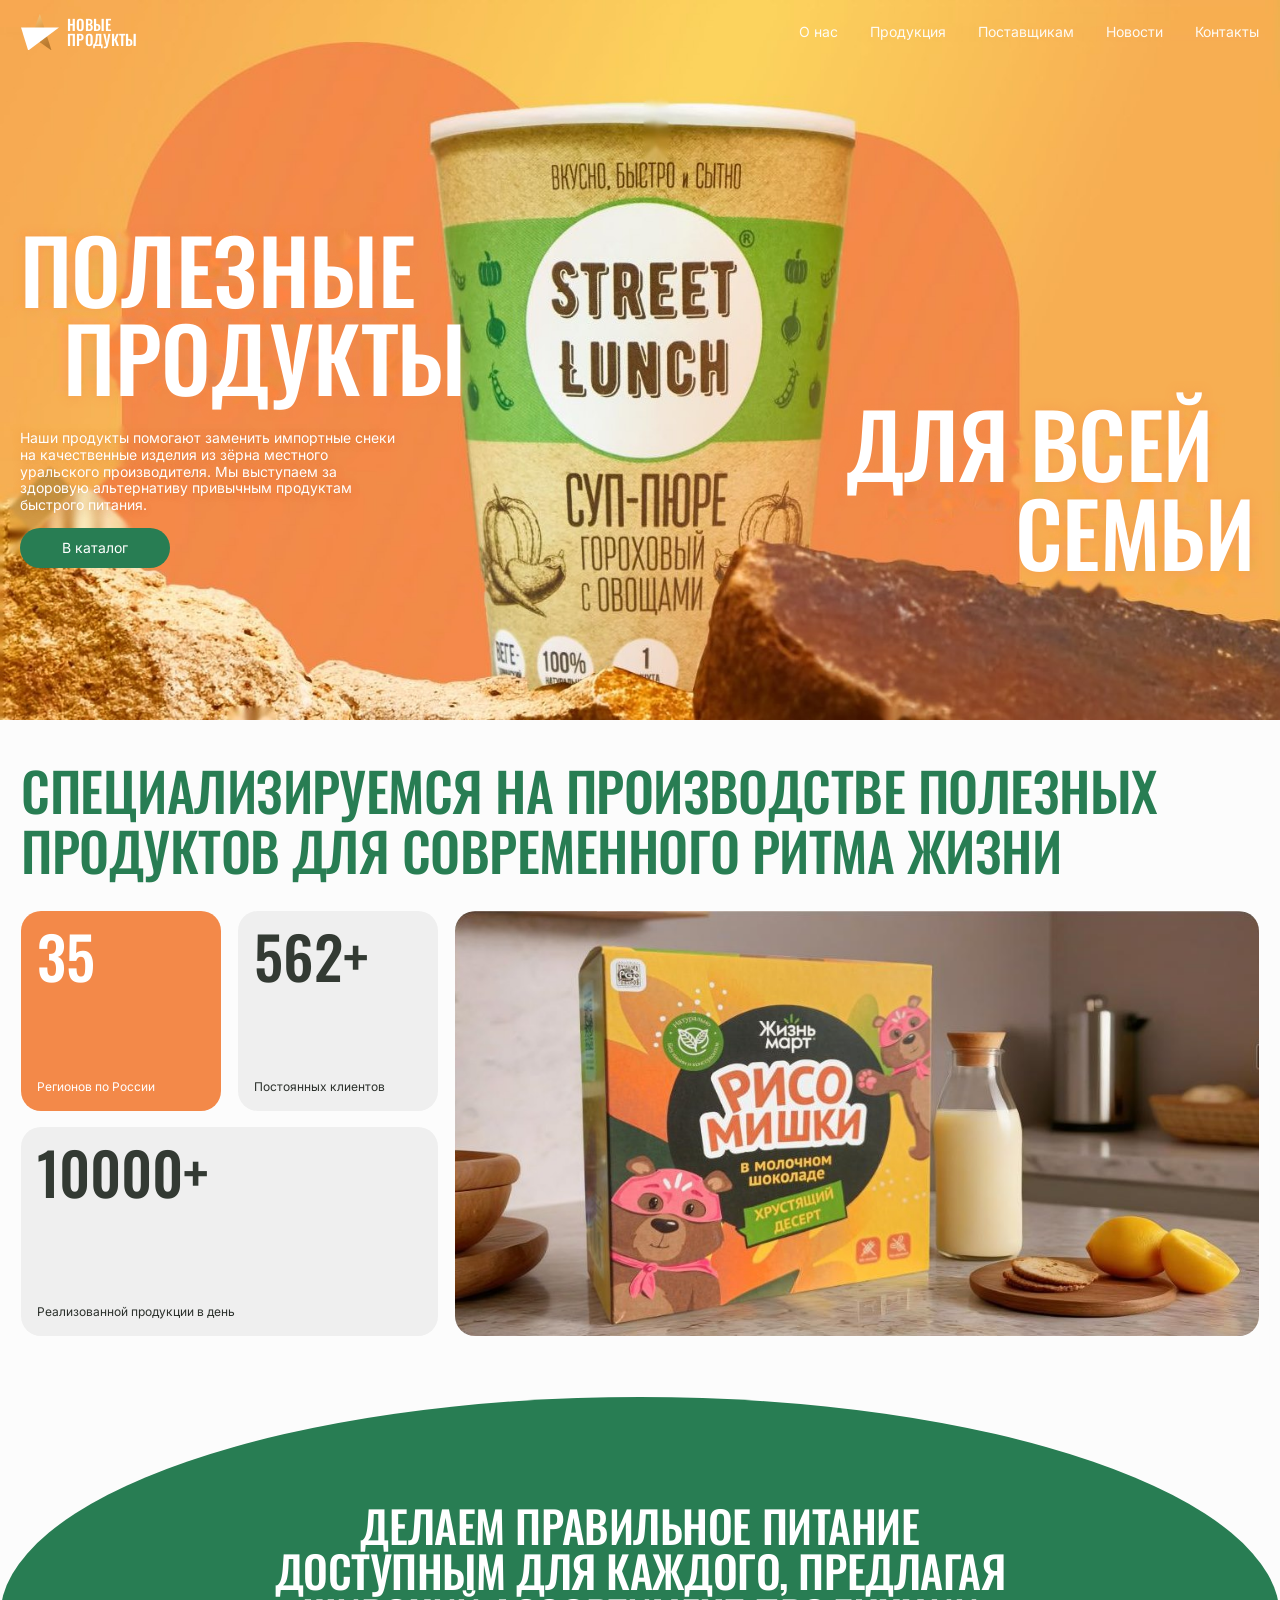
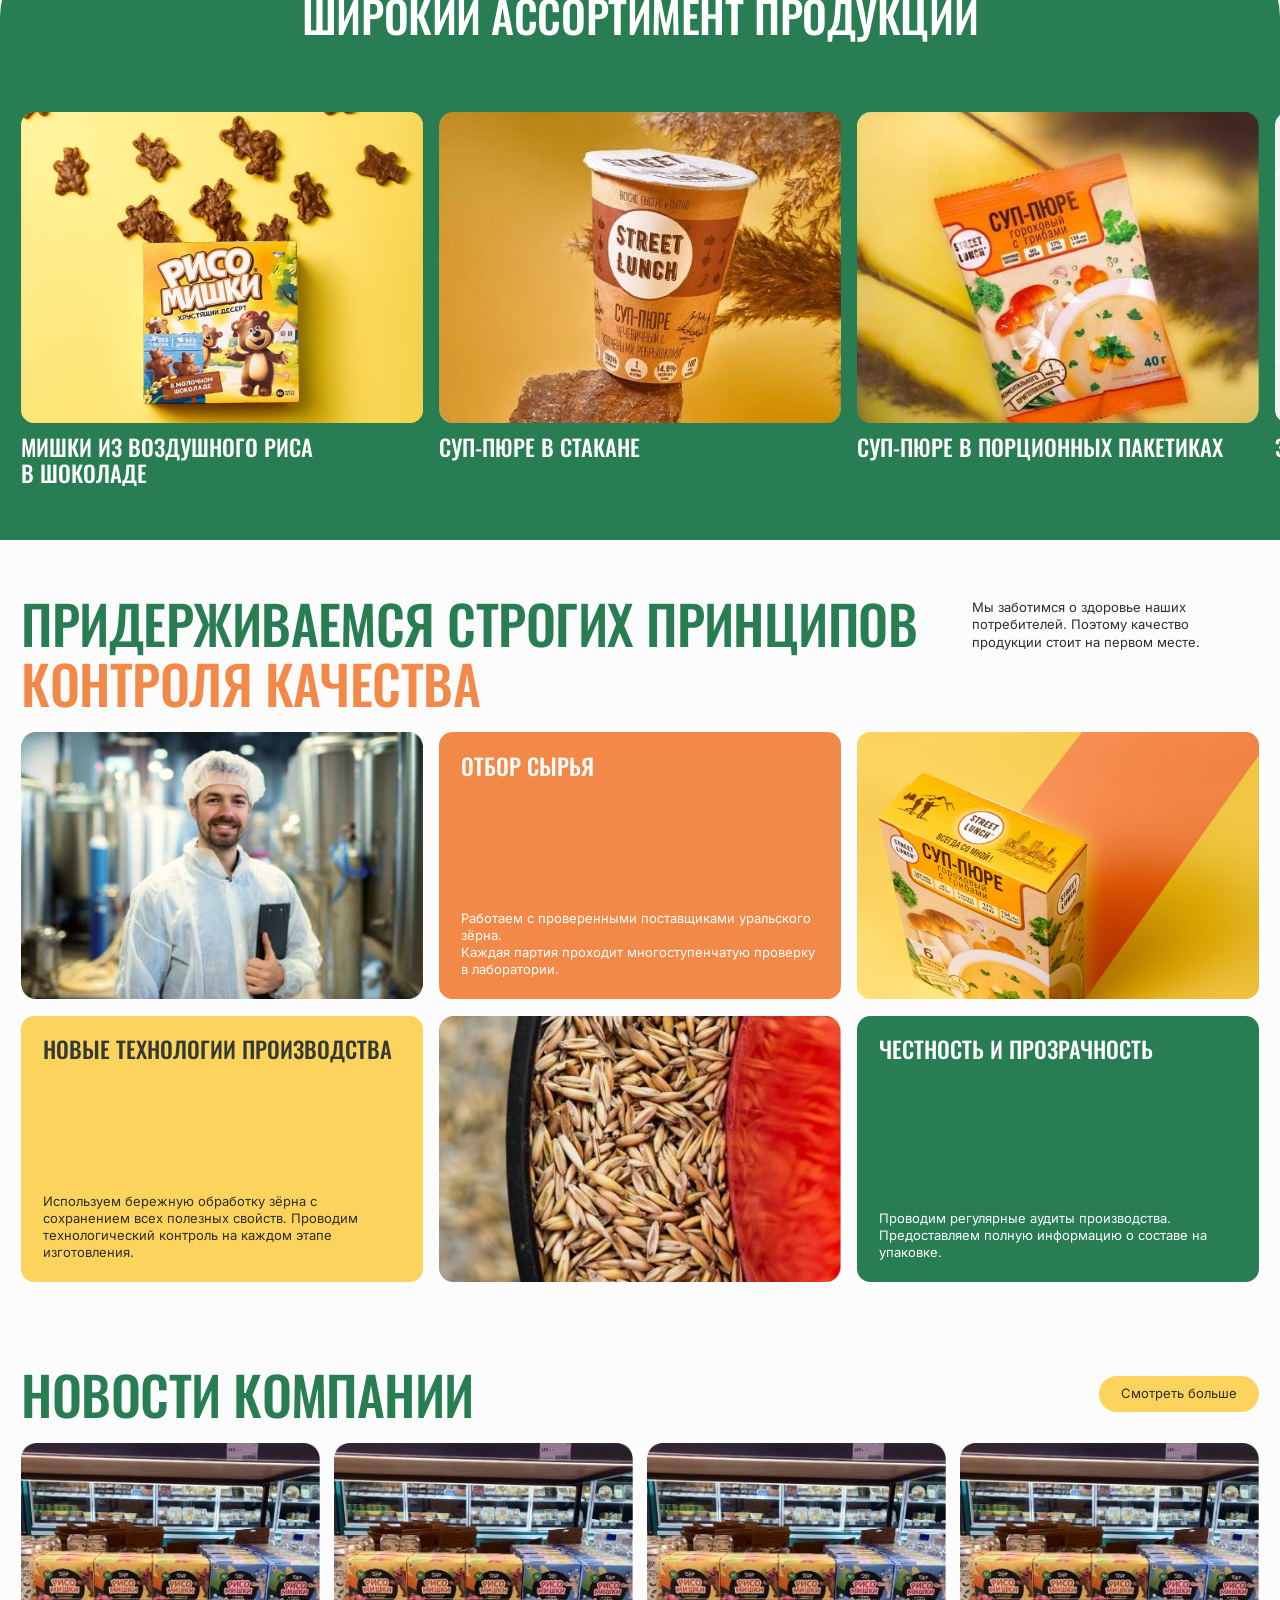
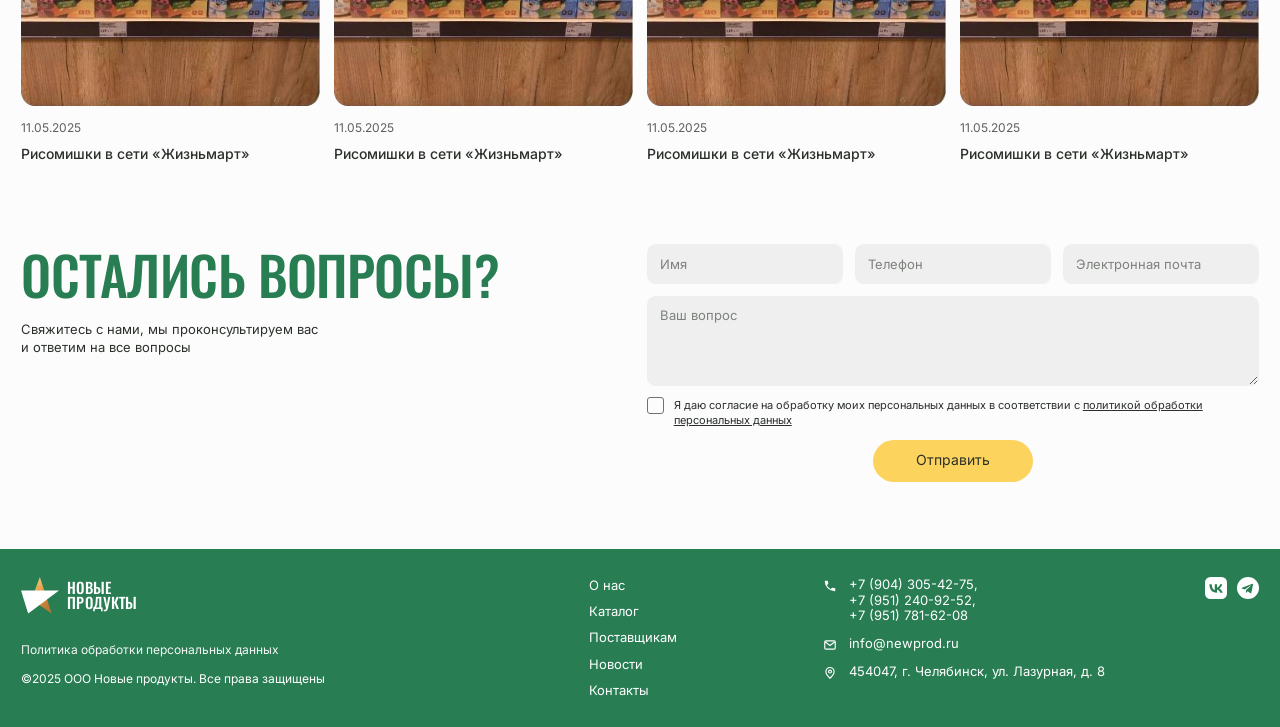
<file: index.html>
<!doctype html>
<html lang="ru">
<head>
  <meta charset="utf-8">
  <meta name="viewport" content="width=device-width, initial-scale=1">
  <title>Новые продукты</title>
  <meta name="description" content="ООО «Новые продукты» — производитель полезных продуктов из зерна уральских производителей: супы-пюре Street Lunch, Рисомишки, батончики Хрумстик.">
  <link rel="icon" href="assets/img/favicon.svg" type="image/svg+xml">
  <link rel="preconnect" href="https://fonts.googleapis.com">
  <link rel="preconnect" href="https://fonts.gstatic.com" crossorigin>
  <link href="https://fonts.googleapis.com/css2?family=Inter:wght@400;500;600&family=Oswald:wght@400;500;600&display=swap" rel="stylesheet">
  <link rel="stylesheet" href="assets/css/style.css">
</head>
<body data-page="home" data-header="over">
  <div id="site-header"></div>

  <main>
    <!-- Первый экран -->
    <section class="hero" aria-label="Полезные продукты для всей семьи">
      <div class="hero__inner">
        <h1 class="hero__title"><span>Полезные</span><span>продукты</span></h1>
        <div class="hero__lead">
          <p class="hero__text">Наши продукты помогают заменить импортные снеки <br>на качественные изделия из зёрна местного уральского <br>производителя. Мы выступаем за здоровую альтернативу <br>привычным продуктам <br>быстрого питания.</p>
          <a class="btn btn--green hero__btn" href="products.html">В каталог</a>
        </div>
        <div class="hero__pic" aria-hidden="true"></div>
        <p class="hero__title2" aria-hidden="true"><span>Для всей</span><span>семьи</span></p>
      </div>
    </section>

    <!-- Специализация и цифры -->
    <section class="intro container">
      <h2 class="h2 reveal">Специализируемся на производстве полезных <br class="br-desk">продуктов для современного ритма жизни</h2>
      <div class="stats reveal">
        <div class="stat stat--orange">
          <div class="stat__num">35</div>
          <div class="stat__label">Регионов по России</div>
        </div>
        <div class="stat">
          <div class="stat__num">562+</div>
          <div class="stat__label">Постоянных клиентов</div>
        </div>
        <div class="stat stat--wide">
          <div class="stat__num">10000+</div>
          <div class="stat__label">Реализованной продукции в день</div>
        </div>
        <div class="stats__photo">
          <img src="assets/img/stats-risomishki.jpg" alt="Рисомишки в молочном шоколаде на кухонном столе" loading="lazy">
        </div>
      </div>
    </section>

    <!-- Ассортимент -->
    <section class="assort" aria-labelledby="assort-title">
      <div class="assort__arch">
        <div class="container">
          <h2 class="h2 assort__title reveal" id="assort-title">Делаем правильное питание <br class="br-desk">доступным для каждого, предлагая <br class="br-desk">широкий ассортимент продукции</h2>
        </div>
        <div class="slider" data-slider>
          <div class="slider__track" data-track>
            <a class="pcard" href="products.html">
              <div class="pcard__img"><img src="assets/img/cat-risomishki.jpg" alt="Рисомишки — мишки из воздушного риса в шоколаде" loading="lazy" style="object-position: 50% 62%"></div>
              <h3 class="h3 pcard__title">Мишки из воздушного риса<br>в шоколаде</h3>
            </a>
            <a class="pcard" href="products.html">
              <div class="pcard__img"><img src="assets/img/cat-cup.jpg" alt="Суп-пюре Street Lunch в стакане" loading="lazy"></div>
              <h3 class="h3 pcard__title">Суп-пюре в стакане</h3>
            </a>
            <a class="pcard" href="catalog.html">
              <div class="pcard__img"><img src="assets/img/cat-packet.jpg" alt="Суп-пюре Street Lunch в порционном пакетике" loading="lazy"></div>
              <h3 class="h3 pcard__title">Суп-пюре в порционных пакетиках</h3>
            </a>
            <a class="pcard" href="products.html">
              <div class="pcard__img" style="background:#F3F3F3"><img src="assets/img/prod-hrumstik.jpg" alt="Злаковые батончики Хрумстик" loading="lazy" style="object-fit: contain"></div>
              <h3 class="h3 pcard__title">Злаковые батончики Хрумстик</h3>
            </a>
          </div>
        </div>
      </div>
    </section>

    <!-- Контроль качества -->
    <section class="quality container" aria-labelledby="quality-title">
      <div class="section-head reveal">
        <h2 class="h2 nowrap-desk" id="quality-title">Придерживаемся строгих <br class="br-mob">принципов<br><span class="c-orange">контроля качества</span></h2>
        <p class="section-head__note">Мы заботимся о здоровье наших потребителей. Поэтому качество продукции стоит на первом месте.</p>
      </div>
      <div class="qgrid reveal">
        <div class="qcard qcard--photo"><img src="assets/img/q-worker.jpg" alt="Технолог на производстве" loading="lazy"></div>
        <div class="qcard qcard--orange">
          <h3 class="h3 qcard__title">Отбор сырья</h3>
          <p class="qcard__text">Работаем с проверенными поставщиками уральского зёрна.<br>Каждая партия проходит многоступенчатую проверку в лаборатории.</p>
        </div>
        <div class="qcard qcard--photo"><img src="assets/img/q-box.jpg" alt="Суп-пюре Street Lunch в упаковке" loading="lazy" style="object-position: 40% 55%"></div>
        <div class="qcard qcard--yellow">
          <h3 class="h3 qcard__title">Новые технологии производства</h3>
          <p class="qcard__text">Используем бережную обработку зёрна с сохранением всех полезных свойств. Проводим технологический контроль на каждом этапе изготовления.</p>
        </div>
        <div class="qcard qcard--photo"><img src="assets/img/q-grain.jpg" alt="Отборное зерно" loading="lazy"></div>
        <div class="qcard qcard--green">
          <h3 class="h3 qcard__title">Честность и прозрачность</h3>
          <p class="qcard__text">Проводим регулярные аудиты производства.<br>Предоставляем полную информацию о составе на упаковке.</p>
        </div>
      </div>
    </section>

    <!-- Новости -->
    <section class="news-section container" aria-labelledby="news-title">
      <div class="section-head section-head--center reveal">
        <h2 class="h2" id="news-title">Новости компании</h2>
        <a class="btn btn--yellow btn--sm" href="news.html">Смотреть больше</a>
      </div>
      <div class="news-grid reveal">
        <a class="ncard" href="news-item.html">
          <div class="ncard__img"><img src="assets/img/news-1.jpg" alt="Рисомишки на полке магазина «Жизнь март»" loading="lazy"></div>
          <div class="ncard__date">11.05.2025</div>
          <div class="ncard__title">Рисомишки в сети «Жизньмарт»</div>
        </a>
        <a class="ncard" href="news-item.html">
          <div class="ncard__img"><img src="assets/img/news-1.jpg" alt="Рисомишки на полке магазина «Жизнь март»" loading="lazy"></div>
          <div class="ncard__date">11.05.2025</div>
          <div class="ncard__title">Рисомишки в сети «Жизньмарт»</div>
        </a>
        <a class="ncard" href="news-item.html">
          <div class="ncard__img"><img src="assets/img/news-1.jpg" alt="Рисомишки на полке магазина «Жизнь март»" loading="lazy"></div>
          <div class="ncard__date">11.05.2025</div>
          <div class="ncard__title">Рисомишки в сети «Жизньмарт»</div>
        </a>
        <a class="ncard" href="news-item.html">
          <div class="ncard__img"><img src="assets/img/news-1.jpg" alt="Рисомишки на полке магазина «Жизнь март»" loading="lazy"></div>
          <div class="ncard__date">11.05.2025</div>
          <div class="ncard__title">Рисомишки в сети «Жизньмарт»</div>
        </a>
      </div>
    </section>

    <!-- Обратная связь -->
    <section class="feedback container" aria-labelledby="fb-title">
      <div class="feedback__grid reveal">
        <div>
          <h2 class="h2" id="fb-title">Остались вопросы?</h2>
          <p class="feedback__lead">Свяжитесь с нами, мы проконсультируем вас<br>и ответим на все вопросы</p>
        </div>
        <form class="form" data-feedback novalidate>
          <input class="field" type="text" name="name" placeholder="Имя" autocomplete="name" required aria-label="Имя">
          <input class="field" type="tel" name="phone" placeholder="Телефон" autocomplete="tel" required aria-label="Телефон">
          <input class="field" type="email" name="email" placeholder="Электронная почта" autocomplete="email" aria-label="Электронная почта">
          <textarea class="field" name="question" placeholder="Ваш вопрос" aria-label="Ваш вопрос"></textarea>
          <label class="consent">
            <input type="checkbox" name="consent" required>
            <span class="consent__box"></span>
            <span>Я даю согласие на обработку моих персональных данных в соответствии с <a href="#" data-policy>политикой обработки персональных данных</a></span>
          </label>
          <button class="btn btn--yellow form__submit" type="submit">Отправить</button>
          <p class="form__msg" role="status"></p>
        </form>
      </div>
    </section>
  </main>

  <div id="site-footer"></div>
  <script src="assets/js/main.js"></script>
</body>
</html>
</file>
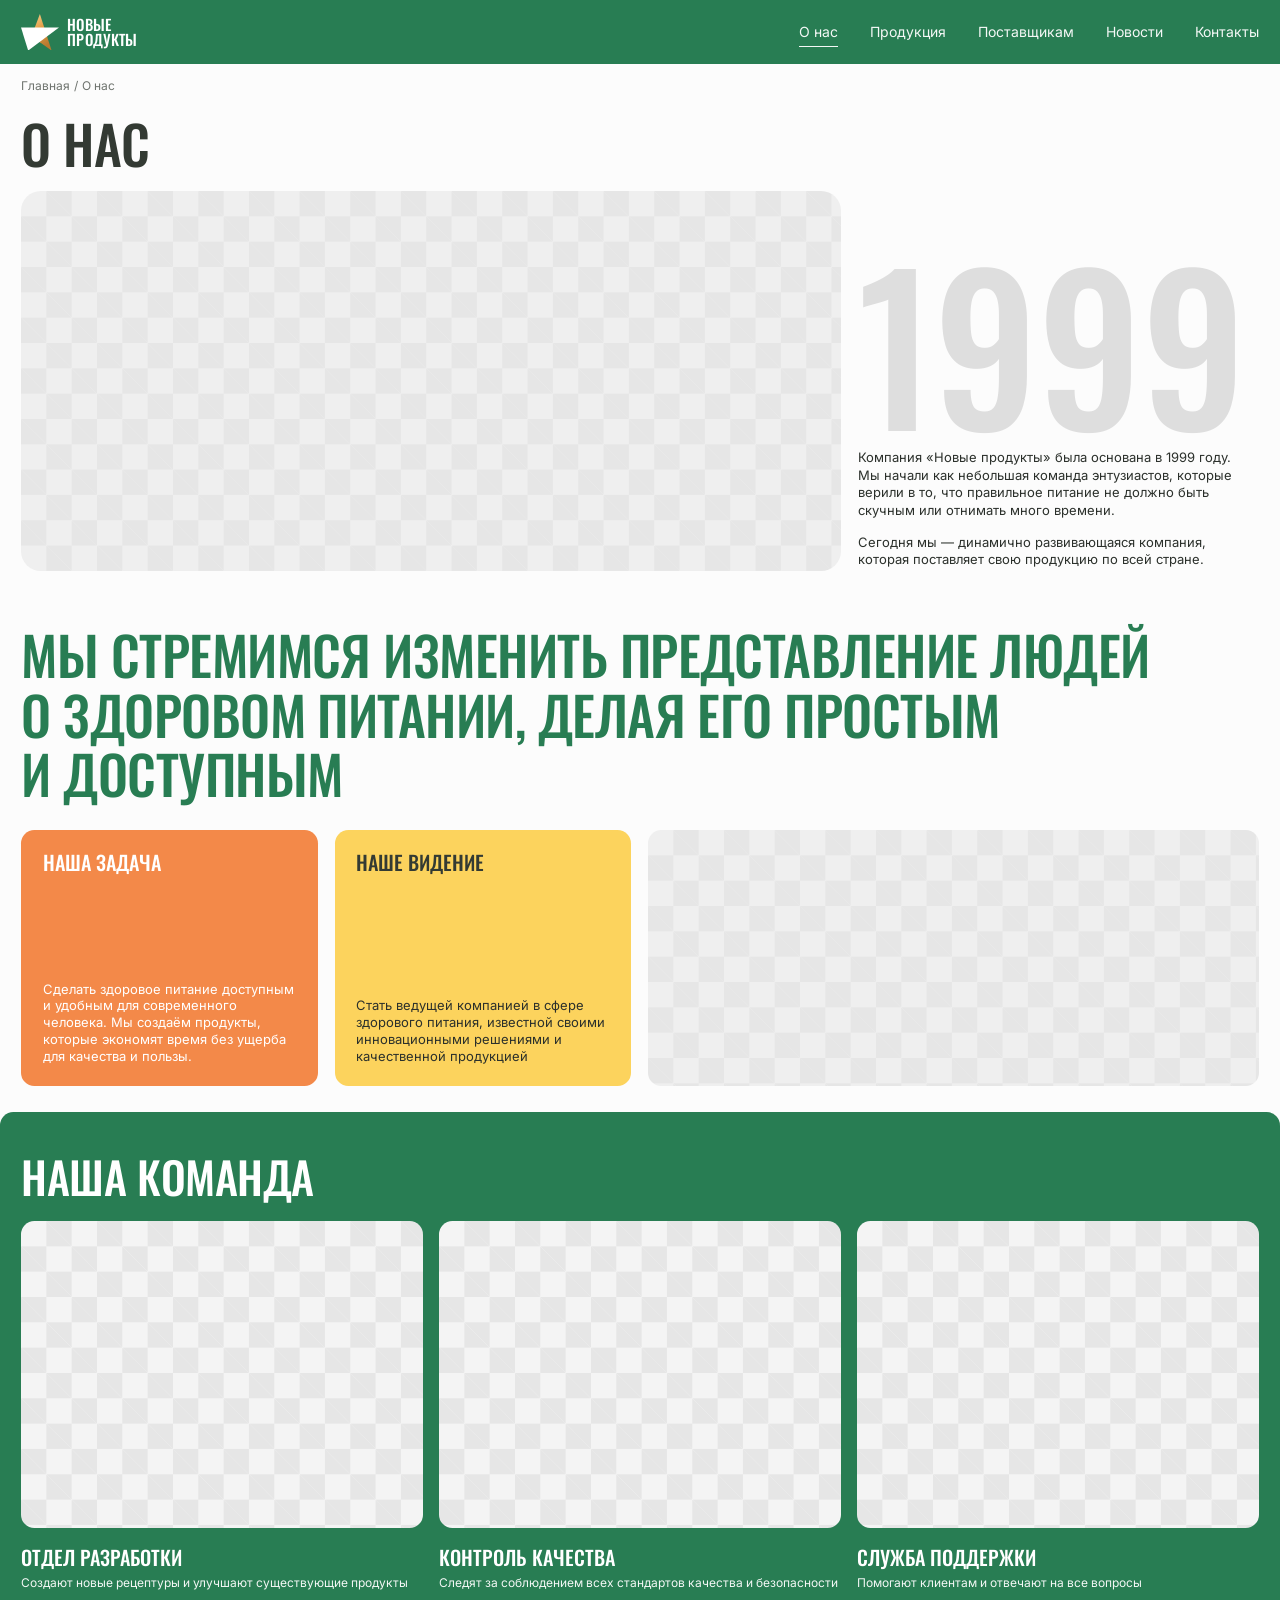
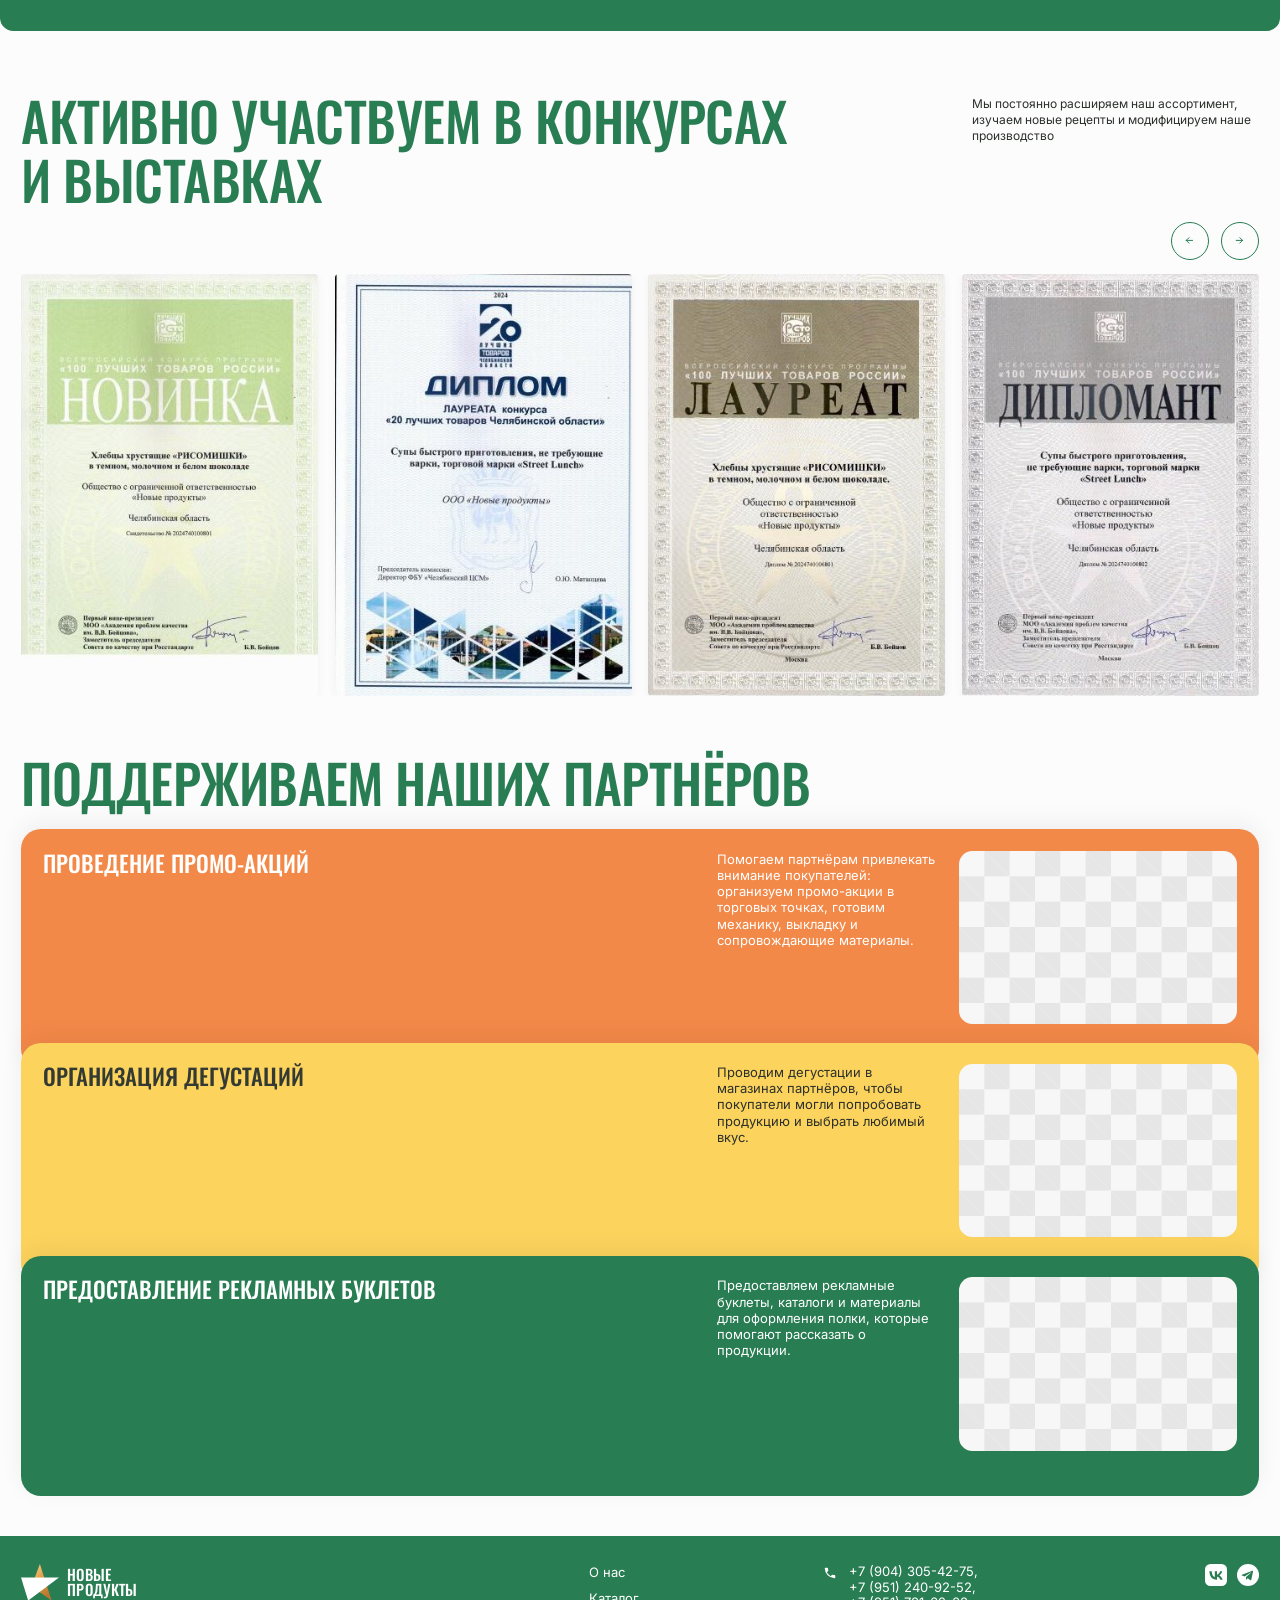
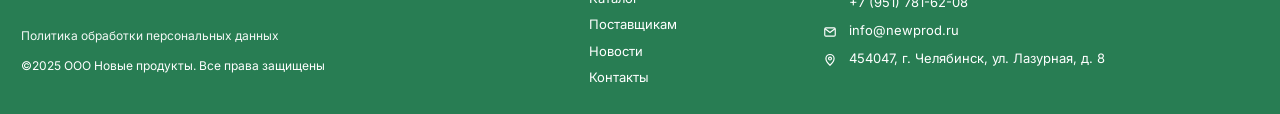
<file: about.html>
<!doctype html>
<html lang="ru">
<head>
  <meta charset="utf-8">
  <meta name="viewport" content="width=device-width, initial-scale=1">
  <title>О нас — Новые продукты</title>
  <meta name="description" content="Компания «Новые продукты» основана в 1999 году. Делаем здоровое питание простым и доступным.">
  <link rel="icon" href="assets/img/favicon.svg" type="image/svg+xml">
  <link rel="preconnect" href="https://fonts.googleapis.com">
  <link rel="preconnect" href="https://fonts.gstatic.com" crossorigin>
  <link href="https://fonts.googleapis.com/css2?family=Inter:wght@400;500;600&family=Oswald:wght@400;500;600&display=swap" rel="stylesheet">
  <link rel="stylesheet" href="assets/css/style.css">
</head>
<body data-page="about">
  <div id="site-header"></div>

  <main>
    <div class="container page-top">
      <nav class="breadcrumbs" aria-label="Хлебные крошки"><a href="index.html">Главная</a><span>/</span><span>О нас</span></nav>
      <h1 class="h1 page-title">О нас</h1>

      <section class="about-hero">
        <div class="placeholder" role="img" aria-label="Место для фотографии"></div>
        <div>
          <div class="about-year reveal">1999</div>
          <div class="about-hero__text">
            <p>Компания «Новые продукты» была основана в 1999 году.<br>Мы начали как небольшая команда энтузиастов, которые верили в то, что правильное питание не должно быть скучным или отнимать много времени.</p>
            <p>Сегодня мы — динамично развивающаяся компания, которая поставляет свою продукцию по всей стране.</p>
          </div>
        </div>
      </section>
    </div>

    <section class="mission container">
      <h2 class="h2 reveal">Мы стремимся изменить представление людей<br>о здоровом питании, делая его простым<br>и доступным</h2>
      <div class="mission__grid reveal">
        <div class="qcard qcard--orange">
          <h3 class="h3 qcard__title">Наша задача</h3>
          <p class="qcard__text">Сделать здоровое питание доступным и удобным для современного человека. Мы создаём продукты, которые экономят время без ущерба для качества и пользы.</p>
        </div>
        <div class="qcard qcard--yellow">
          <h3 class="h3 qcard__title">Наше видение</h3>
          <p class="qcard__text">Стать ведущей компанией в сфере здорового питания, известной своими инновационными решениями и качественной продукцией</p>
        </div>
        <div class="placeholder" role="img" aria-label="Место для фотографии"></div>
      </div>
    </section>

    <section class="team" aria-labelledby="team-title">
      <div class="container">
        <div class="team__box reveal">
          <h2 class="h2 c-white" id="team-title" style="font-size: max(30px, calc(66 * var(--k)))">Наша команда</h2>
          <div class="team__grid">
            <div>
              <div class="placeholder" role="img" aria-label="Место для фотографии"></div>
              <h3 class="h3 team__name">Отдел разработки</h3>
              <p class="team__desc">Создают новые рецептуры и улучшают существующие продукты</p>
            </div>
            <div>
              <div class="placeholder" role="img" aria-label="Место для фотографии"></div>
              <h3 class="h3 team__name">Контроль качества</h3>
              <p class="team__desc">Следят за соблюдением всех стандартов качества и безопасности</p>
            </div>
            <div>
              <div class="placeholder" role="img" aria-label="Место для фотографии"></div>
              <h3 class="h3 team__name">Служба поддержки</h3>
              <p class="team__desc">Помогают клиентам и отвечают на все вопросы</p>
            </div>
          </div>
        </div>
      </div>
    </section>

    <section class="awards container" aria-labelledby="awards-title" data-slider>
      <div class="section-head reveal">
        <h2 class="h2" id="awards-title">Активно участвуем в конкурсах<br>и выставках</h2>
        <p class="section-head__note">Мы постоянно расширяем наш ассортимент, изучаем новые рецепты и модифицируем наше производство</p>
      </div>
      <div class="awards__nav">
        <button class="arrow-btn" type="button" data-prev aria-label="Назад"><span data-icon="arrowL"></span></button>
        <button class="arrow-btn arrow-btn--fill" type="button" data-next aria-label="Вперёд"><span data-icon="arrowR"></span></button>
      </div>
      <div class="certs" data-track>
        <figure class="cert" style="margin:0"><img src="assets/img/cert-1.jpg" alt="Диплом «Новинка» конкурса «100 лучших товаров России» — хлебцы хрустящие «Рисомишки»" loading="lazy"></figure>
        <figure class="cert" style="margin:0"><img src="assets/img/cert-2.jpg" alt="Диплом лауреата конкурса «20 лучших товаров Челябинской области» — супы Street Lunch" loading="lazy"></figure>
        <figure class="cert" style="margin:0"><img src="assets/img/cert-3.jpg" alt="Диплом «Лауреат» конкурса «100 лучших товаров России» — хлебцы «Рисомишки»" loading="lazy"></figure>
        <figure class="cert" style="margin:0"><img src="assets/img/cert-4.jpg" alt="Диплом «Дипломант» конкурса «100 лучших товаров России» — супы Street Lunch" loading="lazy"></figure>
      </div>
    </section>

    <section class="partners container" aria-labelledby="partners-title">
      <h2 class="h2 reveal" id="partners-title">Поддерживаем наших партнёров</h2>
      <div class="stack">
        <article class="stack__card stack__card--orange">
          <h3 class="h3 qcard__title">Проведение промо-акций</h3>
          <p class="stack__text">Помогаем партнёрам привлекать внимание покупателей: организуем промо-акции в торговых точках, готовим механику, выкладку и сопровождающие материалы.</p>
          <div class="placeholder" role="img" aria-label="Место для фотографии"></div>
        </article>
        <article class="stack__card stack__card--yellow">
          <h3 class="h3 qcard__title">Организация дегустаций</h3>
          <p class="stack__text">Проводим дегустации в магазинах партнёров, чтобы покупатели могли попробовать продукцию и выбрать любимый вкус.</p>
          <div class="placeholder" role="img" aria-label="Место для фотографии"></div>
        </article>
        <article class="stack__card stack__card--green">
          <h3 class="h3 qcard__title">Предоставление рекламных буклетов</h3>
          <p class="stack__text">Предоставляем рекламные буклеты, каталоги и материалы для оформления полки, которые помогают рассказать о продукции.</p>
          <div class="placeholder" role="img" aria-label="Место для фотографии"></div>
        </article>
      </div>
    </section>
  </main>

  <div id="site-footer"></div>
  <script src="assets/js/main.js"></script>
</body>
</html>
</file>
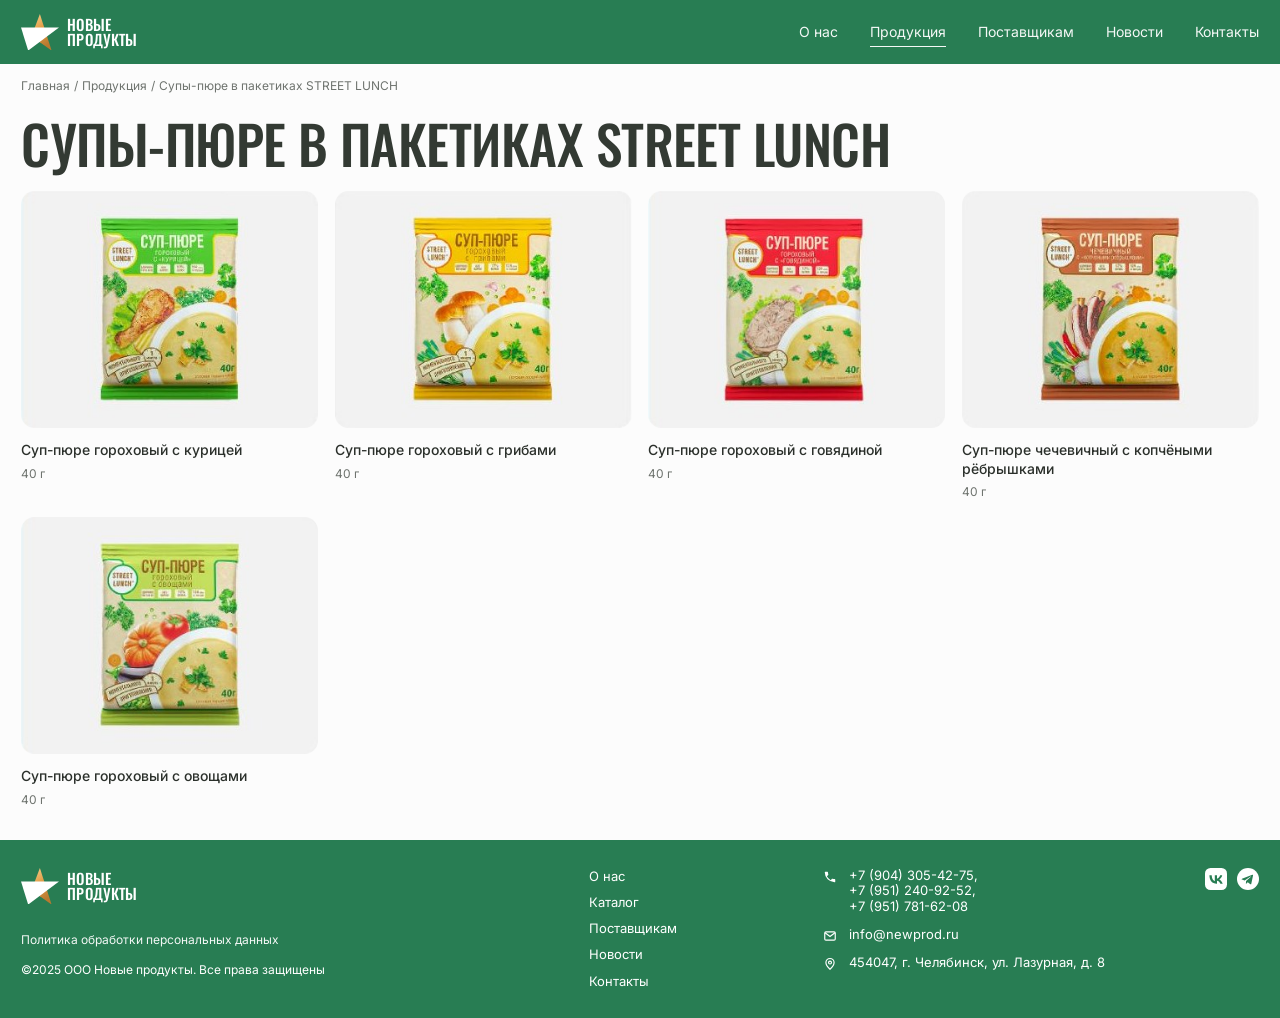
<file: catalog.html>
<!doctype html>
<html lang="ru">
<head>
  <meta charset="utf-8">
  <meta name="viewport" content="width=device-width, initial-scale=1">
  <title>Супы-пюре в пакетиках Street Lunch — Новые продукты</title>
  <meta name="description" content="Супы-пюре Street Lunch в порционных пакетиках по 40 г: с курицей, грибами, говядиной, копчёными рёбрышками и овощами.">
  <link rel="icon" href="assets/img/favicon.svg" type="image/svg+xml">
  <link rel="preconnect" href="https://fonts.googleapis.com">
  <link rel="preconnect" href="https://fonts.gstatic.com" crossorigin>
  <link href="https://fonts.googleapis.com/css2?family=Inter:wght@400;500;600&family=Oswald:wght@400;500;600&display=swap" rel="stylesheet">
  <link rel="stylesheet" href="assets/css/style.css">
</head>
<body data-page="products">
  <div id="site-header"></div>

  <main class="container page-top">
    <nav class="breadcrumbs" aria-label="Хлебные крошки"><a href="index.html">Главная</a><span>/</span><a href="products.html">Продукция</a><span>/</span><span>Супы-пюре в пакетиках STREET LUNCH</span></nav>
    <h1 class="h1 page-title">Супы-пюре в пакетиках Street Lunch</h1>

    <div class="goods-grid">
      <a class="good reveal" href="product.html#chicken">
        <div class="good__img"><img src="assets/img/soup-chicken.jpg" alt="Суп-пюре гороховый с курицей" loading="lazy"></div>
        <h2 class="good__name">Суп-пюре гороховый с курицей</h2>
        <p class="good__weight">40 г</p>
      </a>
      <a class="good reveal" href="product.html#mushroom">
        <div class="good__img"><img src="assets/img/soup-mushroom.jpg" alt="Суп-пюре гороховый с грибами" loading="lazy"></div>
        <h2 class="good__name">Суп-пюре гороховый с грибами</h2>
        <p class="good__weight">40 г</p>
      </a>
      <a class="good reveal" href="product.html#beef">
        <div class="good__img"><img src="assets/img/soup-beef.jpg" alt="Суп-пюре гороховый с говядиной" loading="lazy"></div>
        <h2 class="good__name">Суп-пюре гороховый с говядиной</h2>
        <p class="good__weight">40 г</p>
      </a>
      <a class="good reveal" href="product.html#ribs">
        <div class="good__img"><img src="assets/img/soup-ribs.jpg" alt="Суп-пюре чечевичный с копчёными рёбрышками" loading="lazy"></div>
        <h2 class="good__name">Суп-пюре чечевичный с копчёными рёбрышками</h2>
        <p class="good__weight">40 г</p>
      </a>
      <a class="good reveal" href="product.html#veggie">
        <div class="good__img"><img src="assets/img/soup-veggie.jpg" alt="Суп-пюре гороховый с овощами" loading="lazy"></div>
        <h2 class="good__name">Суп-пюре гороховый с овощами</h2>
        <p class="good__weight">40 г</p>
      </a>
    </div>
  </main>

  <div id="site-footer"></div>
  <script src="assets/js/main.js"></script>
</body>
</html>
</file>
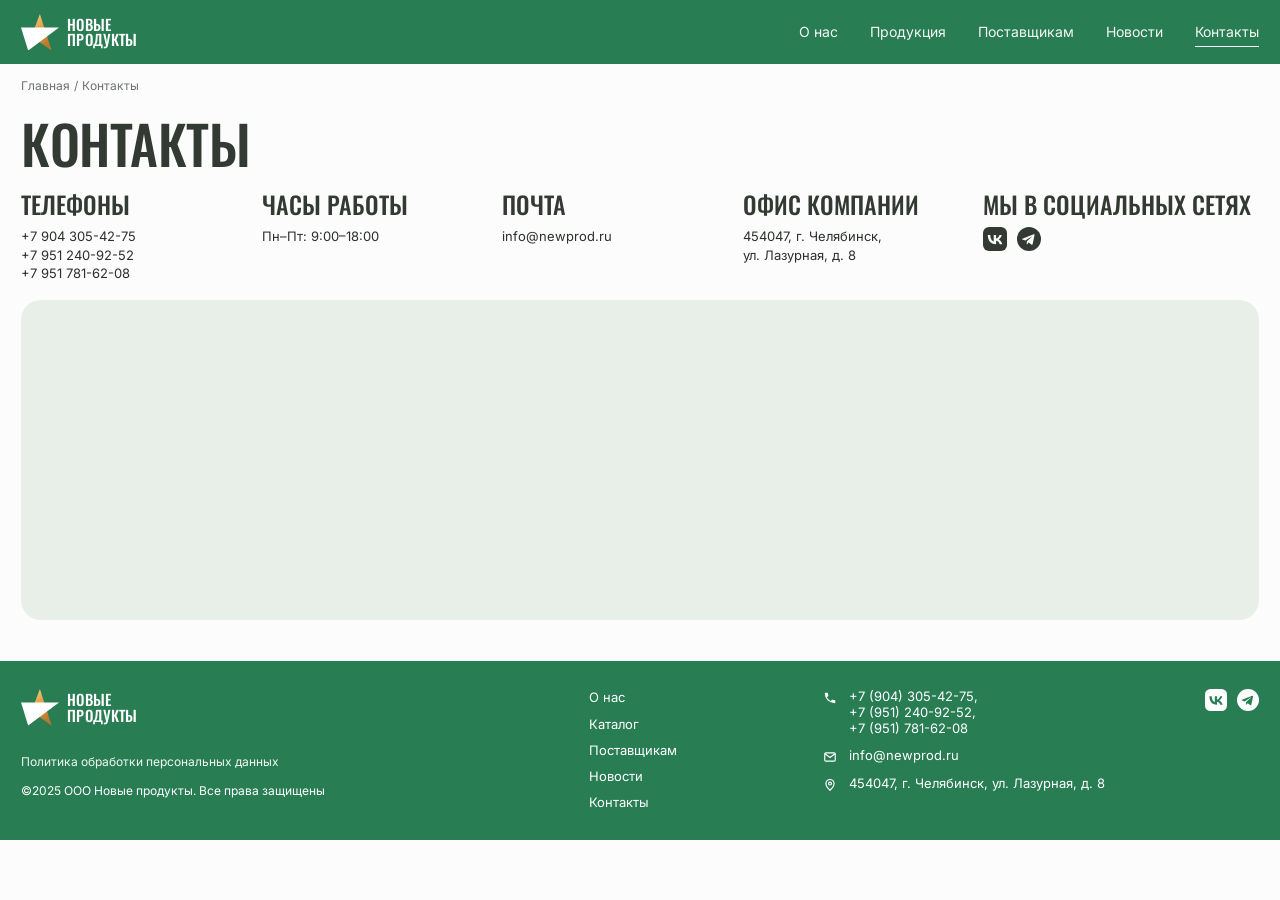
<file: contacts.html>
<!doctype html>
<html lang="ru">
<head>
  <meta charset="utf-8">
  <meta name="viewport" content="width=device-width, initial-scale=1">
  <title>Контакты — Новые продукты</title>
  <meta name="description" content="Контакты ООО «Новые продукты»: телефоны, почта, часы работы и адрес офиса в Челябинске.">
  <link rel="icon" href="assets/img/favicon.svg" type="image/svg+xml">
  <link rel="preconnect" href="https://fonts.googleapis.com">
  <link rel="preconnect" href="https://fonts.gstatic.com" crossorigin>
  <link href="https://fonts.googleapis.com/css2?family=Inter:wght@400;500;600&family=Oswald:wght@400;500;600&display=swap" rel="stylesheet">
  <link rel="stylesheet" href="assets/css/style.css">
</head>
<body data-page="contacts">
  <div id="site-header"></div>

  <main class="container page-top">
    <nav class="breadcrumbs" aria-label="Хлебные крошки"><a href="index.html">Главная</a><span>/</span><span>Контакты</span></nav>
    <h1 class="h1 page-title">Контакты</h1>

    <div class="contacts-row">
      <div>
        <h2 class="h4">Телефоны</h2>
        <p><a href="tel:+79043054275">+7 904 305-42-75</a><br><a href="tel:+79512409252">+7 951 240-92-52</a><br><a href="tel:+79517816208">+7 951 781-62-08</a></p>
      </div>
      <div>
        <h2 class="h4">Часы работы</h2>
        <p>Пн–Пт: 9:00–18:00</p>
      </div>
      <div>
        <h2 class="h4">Почта</h2>
        <p><a href="mailto:info@newprod.ru">info@newprod.ru</a></p>
      </div>
      <div>
        <h2 class="h4">Офис компании</h2>
        <p>454047, г. Челябинск,<br>ул. Лазурная, д. 8</p>
      </div>
      <div>
        <h2 class="h4">Мы в социальных сетях</h2>
        <div data-socials="socials--dark"></div>
      </div>
    </div>

    <div class="map">
      <iframe title="Офис ООО «Новые продукты» на карте" referrerpolicy="no-referrer-when-downgrade"
        src="https://yandex.ru/map-widget/v1/?text=%D0%A7%D0%B5%D0%BB%D1%8F%D0%B1%D0%B8%D0%BD%D1%81%D0%BA%2C%20%D1%83%D0%BB.%20%D0%9B%D0%B0%D0%B7%D1%83%D1%80%D0%BD%D0%B0%D1%8F%2C%208&amp;z=15"></iframe>
    </div>
  </main>

  <div id="site-footer"></div>
  <script src="assets/js/main.js"></script>
</body>
</html>
</file>
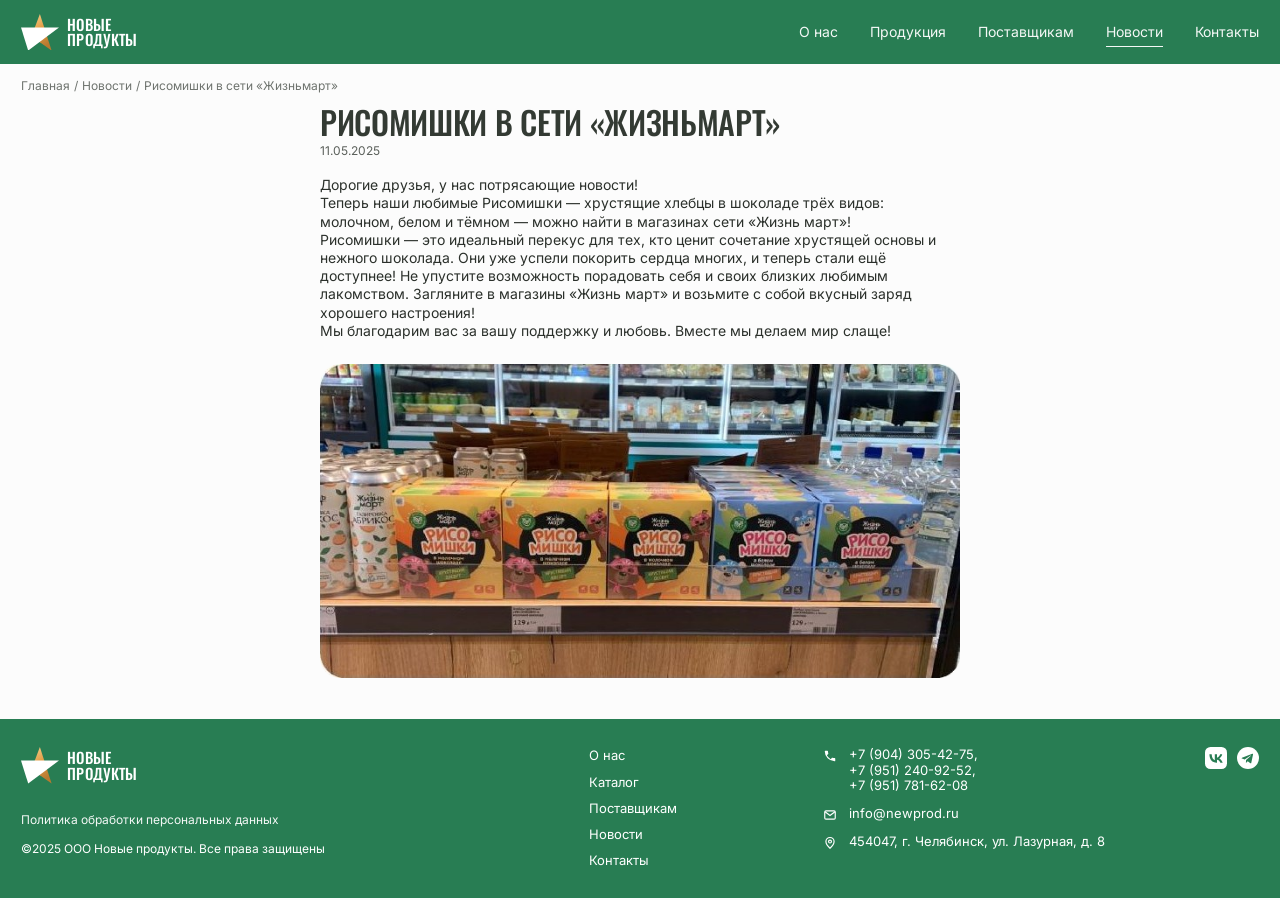
<file: news-item.html>
<!doctype html>
<html lang="ru">
<head>
  <meta charset="utf-8">
  <meta name="viewport" content="width=device-width, initial-scale=1">
  <title>Рисомишки в сети «Жизньмарт» — Новые продукты</title>
  <meta name="description" content="Рисомишки — хрустящие хлебцы в шоколаде — теперь в магазинах сети «Жизнь март».">
  <link rel="icon" href="assets/img/favicon.svg" type="image/svg+xml">
  <link rel="preconnect" href="https://fonts.googleapis.com">
  <link rel="preconnect" href="https://fonts.gstatic.com" crossorigin>
  <link href="https://fonts.googleapis.com/css2?family=Inter:wght@400;500;600&family=Oswald:wght@400;500;600&display=swap" rel="stylesheet">
  <link rel="stylesheet" href="assets/css/style.css">
</head>
<body data-page="news">
  <div id="site-header"></div>

  <main class="container page-top">
    <nav class="breadcrumbs" aria-label="Хлебные крошки"><a href="index.html">Главная</a><span>/</span><a href="news.html">Новости</a><span>/</span><span>Рисомишки в сети «Жизньмарт»</span></nav>

    <article class="article">
      <h1 class="h1">Рисомишки в сети «Жизньмарт»</h1>
      <time class="article__date" datetime="2025-05-11">11.05.2025</time>
      <div class="article__body">
        <p>Дорогие друзья, у нас потрясающие новости!</p>
        <p>Теперь наши любимые Рисомишки — хрустящие хлебцы в шоколаде трёх видов: молочном, белом и тёмном — можно найти в магазинах сети «Жизнь март»!</p>
        <p>Рисомишки — это идеальный перекус для тех, кто ценит сочетание хрустящей основы и нежного шоколада. Они уже успели покорить сердца многих, и теперь стали ещё доступнее! Не упустите возможность порадовать себя и своих близких любимым лакомством. Загляните в магазины «Жизнь март» и возьмите с собой вкусный заряд хорошего настроения!</p>
        <p>Мы благодарим вас за вашу поддержку и любовь. Вместе мы делаем мир слаще!</p>
      </div>
      <div class="article__img"><img src="assets/img/news-photo.jpg" alt="Рисомишки на полке магазина «Жизнь март»"></div>
    </article>
  </main>

  <div id="site-footer"></div>
  <script src="assets/js/main.js"></script>
</body>
</html>
</file>
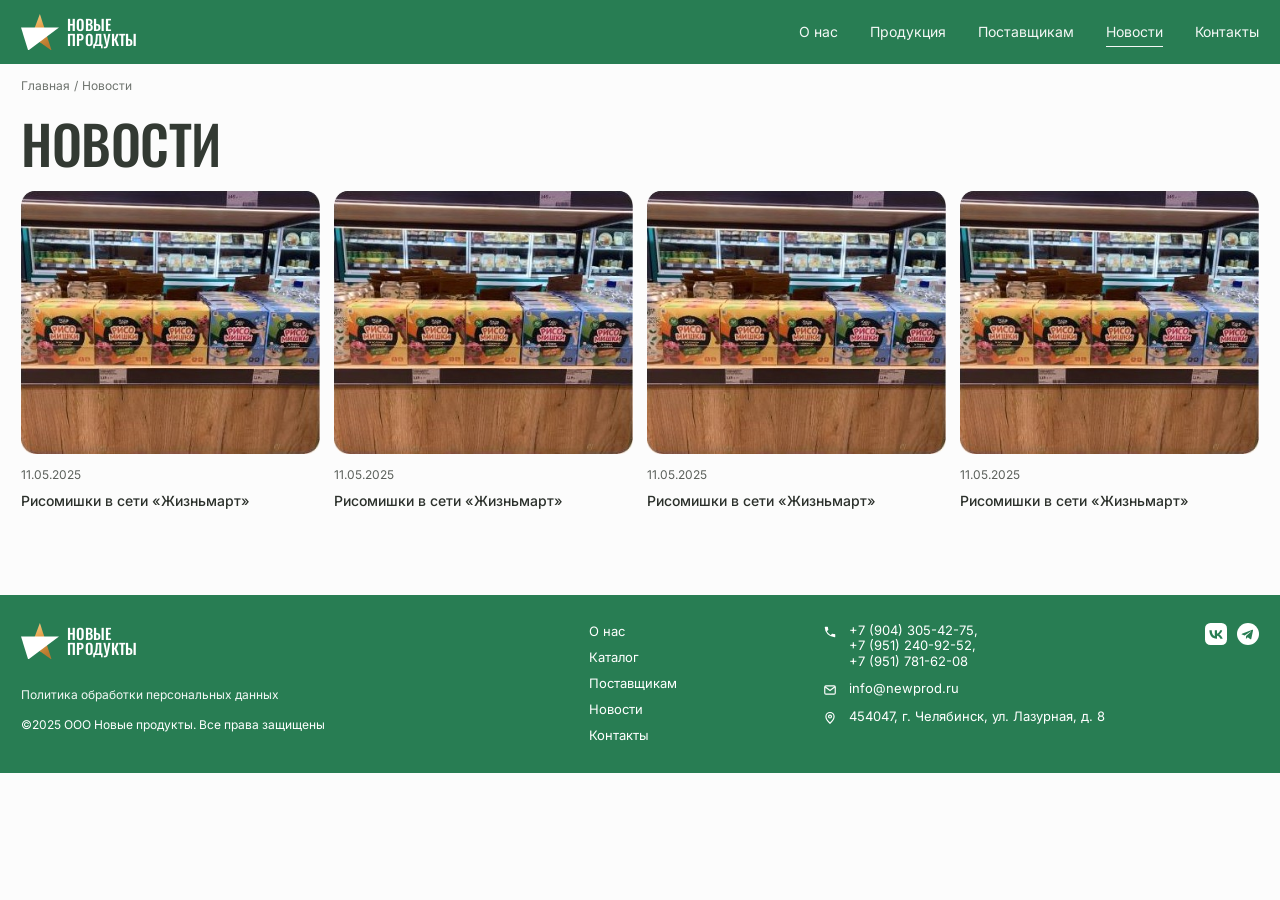
<file: news.html>
<!doctype html>
<html lang="ru">
<head>
  <meta charset="utf-8">
  <meta name="viewport" content="width=device-width, initial-scale=1">
  <title>Новости — Новые продукты</title>
  <meta name="description" content="Новости компании «Новые продукты».">
  <link rel="icon" href="assets/img/favicon.svg" type="image/svg+xml">
  <link rel="preconnect" href="https://fonts.googleapis.com">
  <link rel="preconnect" href="https://fonts.gstatic.com" crossorigin>
  <link href="https://fonts.googleapis.com/css2?family=Inter:wght@400;500;600&family=Oswald:wght@400;500;600&display=swap" rel="stylesheet">
  <link rel="stylesheet" href="assets/css/style.css">
</head>
<body data-page="news">
  <div id="site-header"></div>

  <main class="container page-top news-page">
    <nav class="breadcrumbs" aria-label="Хлебные крошки"><a href="index.html">Главная</a><span>/</span><span>Новости</span></nav>
    <h1 class="h1 page-title">Новости</h1>

    <div class="news-grid">
      <a class="ncard reveal" href="news-item.html">
        <div class="ncard__img"><img src="assets/img/news-1.jpg" alt="Рисомишки на полке магазина «Жизнь март»" loading="lazy"></div>
        <div class="ncard__date">11.05.2025</div>
        <div class="ncard__title">Рисомишки в сети «Жизньмарт»</div>
      </a>
      <a class="ncard reveal" href="news-item.html">
        <div class="ncard__img"><img src="assets/img/news-1.jpg" alt="Рисомишки на полке магазина «Жизнь март»" loading="lazy"></div>
        <div class="ncard__date">11.05.2025</div>
        <div class="ncard__title">Рисомишки в сети «Жизньмарт»</div>
      </a>
      <a class="ncard reveal" href="news-item.html">
        <div class="ncard__img"><img src="assets/img/news-1.jpg" alt="Рисомишки на полке магазина «Жизнь март»" loading="lazy"></div>
        <div class="ncard__date">11.05.2025</div>
        <div class="ncard__title">Рисомишки в сети «Жизньмарт»</div>
      </a>
      <a class="ncard reveal" href="news-item.html">
        <div class="ncard__img"><img src="assets/img/news-1.jpg" alt="Рисомишки на полке магазина «Жизнь март»" loading="lazy"></div>
        <div class="ncard__date">11.05.2025</div>
        <div class="ncard__title">Рисомишки в сети «Жизньмарт»</div>
      </a>
    </div>
  </main>

  <div id="site-footer"></div>
  <script src="assets/js/main.js"></script>
</body>
</html>
</file>
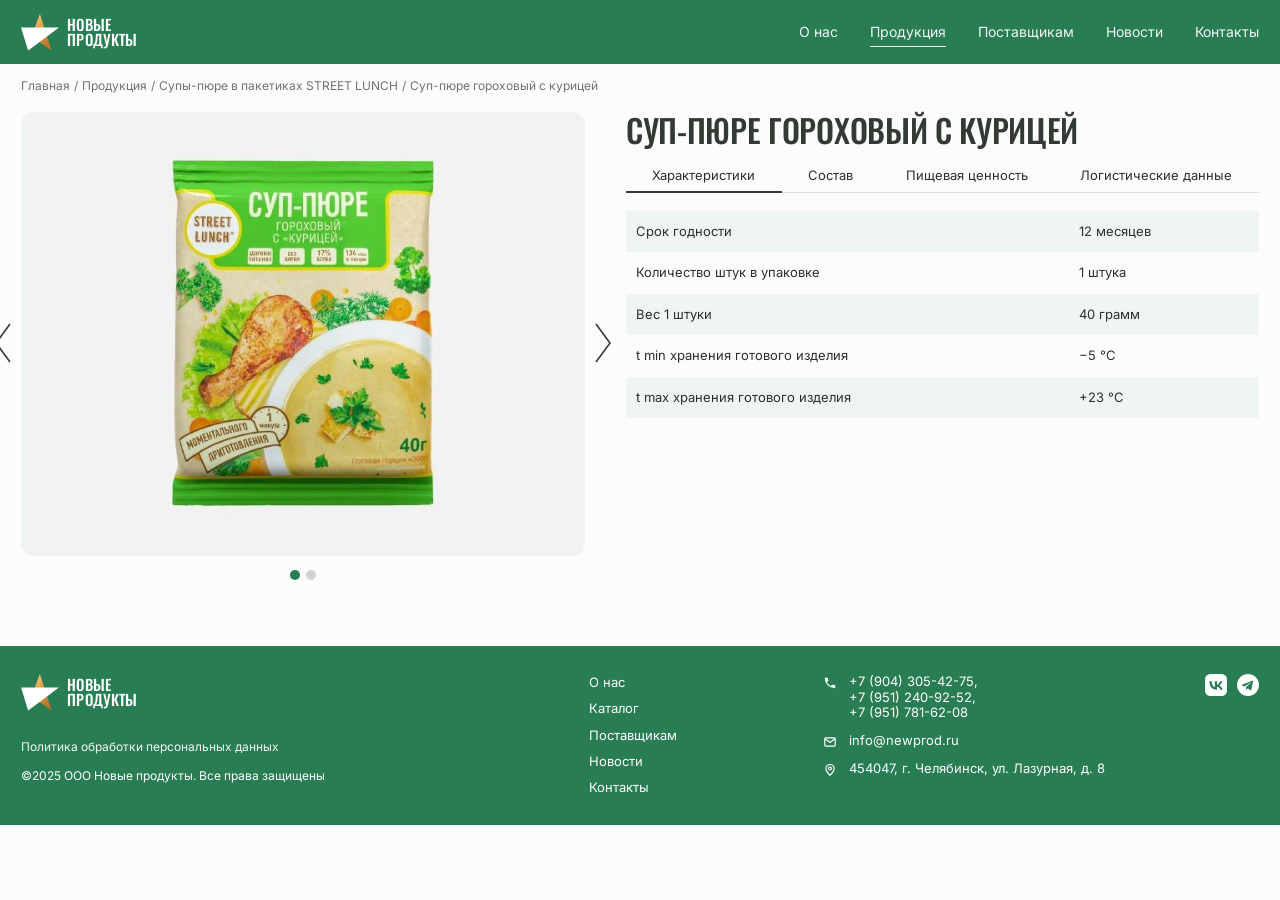
<file: product.html>
<!doctype html>
<html lang="ru">
<head>
  <meta charset="utf-8">
  <meta name="viewport" content="width=device-width, initial-scale=1">
  <title>Суп-пюре гороховый с курицей — Новые продукты</title>
  <meta name="description" content="Суп-пюре Street Lunch в порционном пакетике 40 г: характеристики, состав, пищевая ценность и логистические данные.">
  <link rel="icon" href="assets/img/favicon.svg" type="image/svg+xml">
  <link rel="preconnect" href="https://fonts.googleapis.com">
  <link rel="preconnect" href="https://fonts.gstatic.com" crossorigin>
  <link href="https://fonts.googleapis.com/css2?family=Inter:wght@400;500;600&family=Oswald:wght@400;500;600&display=swap" rel="stylesheet">
  <link rel="stylesheet" href="assets/css/style.css">
</head>
<body data-page="products">
  <div id="site-header"></div>

  <main class="container page-top" data-product>
    <nav class="breadcrumbs" aria-label="Хлебные крошки"><a href="index.html">Главная</a><span>/</span><a href="products.html">Продукция</a><span>/</span><a href="catalog.html">Супы-пюре в пакетиках STREET LUNCH</a><span>/</span><span data-product-name>Суп-пюре гороховый с курицей</span></nav>

    <div class="product">
      <div class="gallery" data-gallery>
        <div class="gallery__view">
          <img class="is-active is-cover" src="assets/img/product-chicken.jpg" alt="Суп-пюре гороховый с курицей" data-product-img>
          <img src="assets/img/soup-chicken.jpg" alt="Суп-пюре гороховый с курицей — упаковка" data-product-img>
        </div>
        <button class="gallery__arrow gallery__arrow--prev" type="button" aria-label="Предыдущее фото"><span data-icon="chevL"></span></button>
        <button class="gallery__arrow gallery__arrow--next" type="button" aria-label="Следующее фото"><span data-icon="chevR"></span></button>
        <div class="gallery__dots"><button class="is-active" type="button" aria-label="Фото 1"></button><button type="button" aria-label="Фото 2"></button></div>
      </div>

      <div data-tabs>
        <h1 class="h1 product__title" data-product-name>Суп-пюре гороховый с курицей</h1>
        <div class="tabs" role="tablist" aria-label="Информация о товаре">
          <button class="is-active" role="tab" aria-selected="true" type="button">Характеристики</button>
          <button role="tab" aria-selected="false" type="button">Состав</button>
          <button role="tab" aria-selected="false" type="button">Пищевая ценность</button>
          <button role="tab" aria-selected="false" type="button">Логистические данные</button>
        </div>

        <div class="tab-panel is-active" role="tabpanel">
          <table class="spec">
            <tr><td>Срок годности</td><td>12 месяцев</td></tr>
            <tr><td>Количество штук в упаковке</td><td>1 штука</td></tr>
            <tr><td>Вес 1 штуки</td><td>40 грамм</td></tr>
            <tr><td>t min хранения готового изделия</td><td>−5 °C</td></tr>
            <tr><td>t max хранения готового изделия</td><td>+23 °C</td></tr>
          </table>
        </div>

        <div class="tab-panel" role="tabpanel">
          <p class="composition" data-only="chicken">Горох, нут, чечевица, масло подсолнечное рафинированное дезодорированное, комплексная пищевая добавка (соль, мальтодекстрин, декстроза, ароматизатор, сухая молочная сыворотка, усилитель вкуса и аромата (глутамат натрия), агент антислеживающий (диоксид кремния), красители (экстракт паприки, карамельный колер), антиокислитель (Е320).</p>
          <p class="composition" data-only="other" hidden>Полный состав указан на упаковке продукта.</p>
        </div>

        <div class="tab-panel" role="tabpanel">
          <table class="spec spec--head" data-only="chicken">
            <tr><td>Пищевая ценность продукта</td><td>На 100 грамм</td></tr>
            <tr><td>Белки</td><td>12,3 грамм</td></tr>
            <tr><td>Жиры</td><td>2,3 грамм</td></tr>
            <tr><td>Углеводы</td><td>37,4 грамм</td></tr>
            <tr><td>Энергетическая ценность</td><td>395 ккал</td></tr>
          </table>
          <p class="composition" data-only="other" hidden>Пищевая ценность указана на упаковке продукта.</p>
        </div>

        <div class="tab-panel" role="tabpanel">
          <table class="spec">
            <tr><td>Вложение в транспортную коробку</td><td>12 месяцев</td></tr>
            <tr><td>Количество транспортных коробок на палете</td><td>1 штука</td></tr>
            <tr><td>Масса палеты</td><td>40 грамм</td></tr>
          </table>
        </div>
      </div>
    </div>
  </main>

  <div id="site-footer"></div>
  <script src="assets/js/main.js"></script>
</body>
</html>
</file>
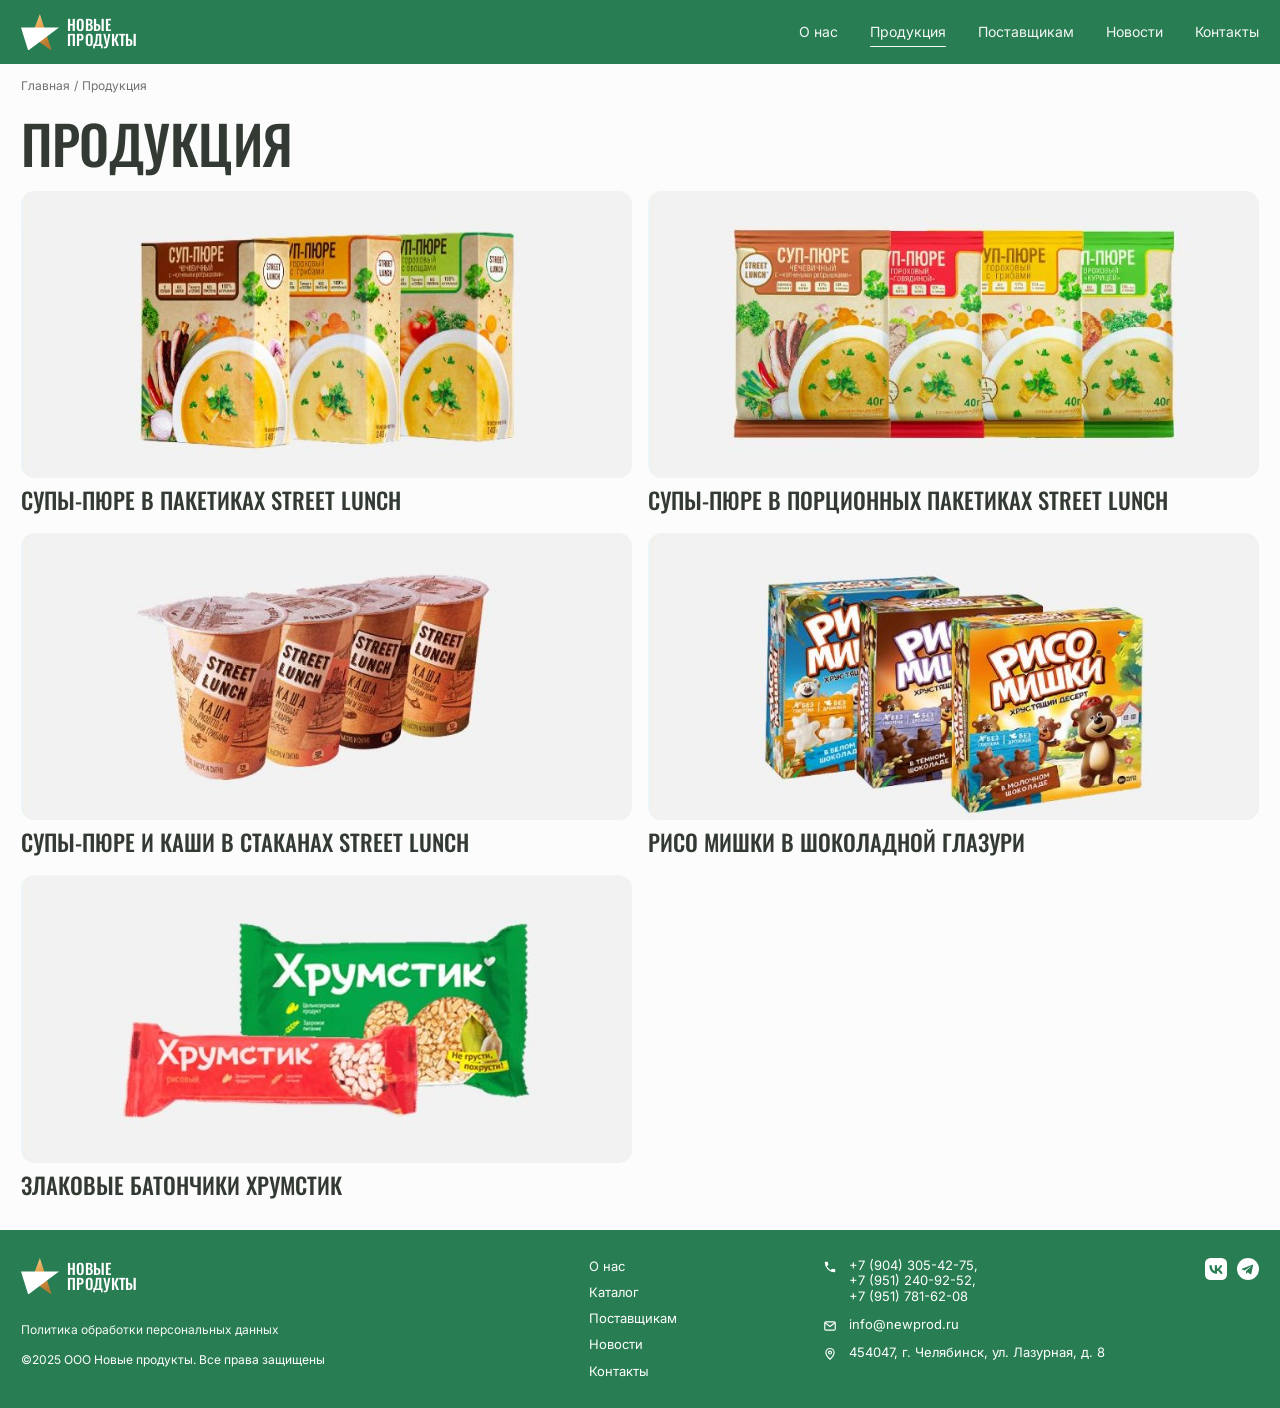
<file: products.html>
<!doctype html>
<html lang="ru">
<head>
  <meta charset="utf-8">
  <meta name="viewport" content="width=device-width, initial-scale=1">
  <title>Продукция — Новые продукты</title>
  <meta name="description" content="Продукция компании «Новые продукты»: супы-пюре Street Lunch, Рисомишки в шоколадной глазури, злаковые батончики Хрумстик.">
  <link rel="icon" href="assets/img/favicon.svg" type="image/svg+xml">
  <link rel="preconnect" href="https://fonts.googleapis.com">
  <link rel="preconnect" href="https://fonts.gstatic.com" crossorigin>
  <link href="https://fonts.googleapis.com/css2?family=Inter:wght@400;500;600&family=Oswald:wght@400;500;600&display=swap" rel="stylesheet">
  <link rel="stylesheet" href="assets/css/style.css">
</head>
<body data-page="products">
  <div id="site-header"></div>

  <main class="container page-top">
    <nav class="breadcrumbs" aria-label="Хлебные крошки"><a href="index.html">Главная</a><span>/</span><span>Продукция</span></nav>
    <h1 class="h1 page-title">Продукция</h1>

    <div class="cat-grid">
      <a class="cat-card reveal" href="catalog.html">
        <div class="cat-card__img"><img src="assets/img/prod-boxes.jpg" alt="Супы-пюре Street Lunch в пакетиках" loading="lazy"></div>
        <h2 class="h3 cat-card__title">Супы-пюре в пакетиках Street Lunch</h2>
      </a>
      <a class="cat-card reveal" href="catalog.html">
        <div class="cat-card__img"><img src="assets/img/prod-packets.jpg" alt="Супы-пюре Street Lunch в порционных пакетиках" loading="lazy"></div>
        <h2 class="h3 cat-card__title">Супы-пюре в порционных пакетиках Street Lunch</h2>
      </a>
      <a class="cat-card reveal" href="catalog.html">
        <div class="cat-card__img"><img src="assets/img/prod-cups.jpg" alt="Супы-пюре и каши Street Lunch в стаканах" loading="lazy"></div>
        <h2 class="h3 cat-card__title">Супы-пюре и каши в стаканах Street Lunch</h2>
      </a>
      <a class="cat-card reveal" href="catalog.html">
        <div class="cat-card__img"><img src="assets/img/prod-risomishki.jpg" alt="Рисо Мишки в шоколадной глазури" loading="lazy"></div>
        <h2 class="h3 cat-card__title">Рисо Мишки в шоколадной глазури</h2>
      </a>
      <a class="cat-card reveal" href="catalog.html">
        <div class="cat-card__img"><img src="assets/img/prod-hrumstik.jpg" alt="Злаковые батончики Хрумстик" loading="lazy"></div>
        <h2 class="h3 cat-card__title">Злаковые батончики Хрумстик</h2>
      </a>
    </div>
  </main>

  <div id="site-footer"></div>
  <script src="assets/js/main.js"></script>
</body>
</html>
</file>
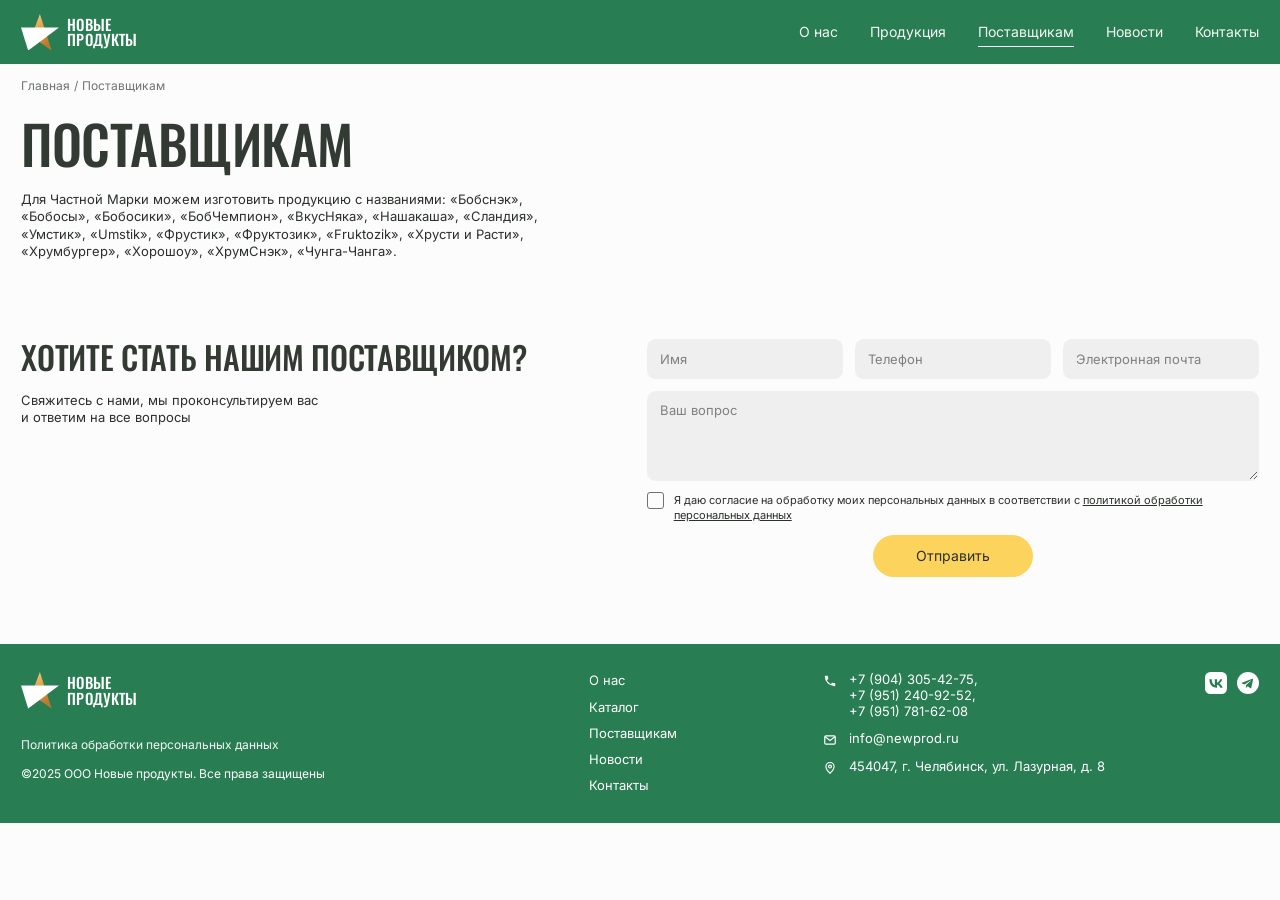
<file: suppliers.html>
<!doctype html>
<html lang="ru">
<head>
  <meta charset="utf-8">
  <meta name="viewport" content="width=device-width, initial-scale=1">
  <title>Поставщикам — Новые продукты</title>
  <meta name="description" content="Производство продукции под частной маркой. Станьте поставщиком компании «Новые продукты».">
  <link rel="icon" href="assets/img/favicon.svg" type="image/svg+xml">
  <link rel="preconnect" href="https://fonts.googleapis.com">
  <link rel="preconnect" href="https://fonts.gstatic.com" crossorigin>
  <link href="https://fonts.googleapis.com/css2?family=Inter:wght@400;500;600&family=Oswald:wght@400;500;600&display=swap" rel="stylesheet">
  <link rel="stylesheet" href="assets/css/style.css">
</head>
<body data-page="suppliers">
  <div id="site-header"></div>

  <main>
    <div class="container page-top">
      <nav class="breadcrumbs" aria-label="Хлебные крошки"><a href="index.html">Главная</a><span>/</span><span>Поставщикам</span></nav>
      <h1 class="h1 page-title">Поставщикам</h1>
      <p class="suppliers-text">Для Частной Марки можем изготовить продукцию с названиями: «Бобснэк», «Бобосы», «Бобосики», «БобЧемпион», «ВкусНяка», «Нашакаша», «Сландия», «Умстик», «Umstik», «Фрустик», «Фруктозик», «Fruktozik», «Хрусти и Расти», «Хрумбургер», «Хорошоу», «ХрумСнэк», «Чунга-Чанга».</p>
    </div>

    <section class="feedback feedback--supply container" aria-labelledby="fb-title">
      <div class="feedback__grid reveal">
        <div>
          <h2 class="h2 h-form" id="fb-title">Хотите стать нашим поставщиком?</h2>
          <p class="feedback__lead">Свяжитесь с нами, мы проконсультируем вас<br>и ответим на все вопросы</p>
        </div>
        <form class="form" data-feedback novalidate>
          <input class="field" type="text" name="name" placeholder="Имя" autocomplete="name" required aria-label="Имя">
          <input class="field" type="tel" name="phone" placeholder="Телефон" autocomplete="tel" required aria-label="Телефон">
          <input class="field" type="email" name="email" placeholder="Электронная почта" autocomplete="email" aria-label="Электронная почта">
          <textarea class="field" name="question" placeholder="Ваш вопрос" aria-label="Ваш вопрос"></textarea>
          <label class="consent">
            <input type="checkbox" name="consent" required>
            <span class="consent__box"></span>
            <span>Я даю согласие на обработку моих персональных данных в соответствии с <a href="#" data-policy>политикой обработки персональных данных</a></span>
          </label>
          <button class="btn btn--yellow form__submit" type="submit">Отправить</button>
          <p class="form__msg" role="status"></p>
        </form>
      </div>
    </section>
  </main>

  <div id="site-footer"></div>
  <script src="assets/js/main.js"></script>
</body>
</html>
</file>
<file: assets/css/style.css>
/* ==========================================================================
   «Новые продукты» — вёрстка по макету Figma (десктоп 1920, адаптив до 360)
   Размеры задаются в «пикселях макета» через --k (1px на 1920, меньше — пропорционально)
   ========================================================================== */

:root {
  --green: #287D53;
  --green-dark: #1F6843;
  --orange: #F38949;
  --orange-dark: #E47635;
  --yellow: #FCD35D;
  --yellow-dark: #F2C43E;
  --bg: #FCFCFC;
  --gray: #EFEFEF;
  --stripe: #EFF5F3;
  --text: #2B302B;
  --heading: #333A33;
  --muted: #8C918C;
  --line: #D9DCD9;
  --white: #FFFFFF;

  --k: min(1px, 0.052083vw);          /* 1 «пиксель макета» */
  --pad: calc(32 * var(--k));         /* боковые поля страницы */
  --gap: calc(25 * var(--k));         /* шаг сетки карточек */
  --radius: calc(20 * var(--k));
  --radius-lg: calc(30 * var(--k));

  --font-head: "Oswald", "Arial Narrow", sans-serif;
  --font-body: "Inter", "Segoe UI", Arial, sans-serif;
}

*, *::before, *::after { box-sizing: border-box; }
html { scroll-behavior: smooth; -webkit-text-size-adjust: 100%; }
body {
  margin: 0;
  background: var(--bg);
  color: var(--text);
  font-family: var(--font-body);
  font-size: max(15px, calc(17 * var(--k)));
  line-height: 1.35;
  -webkit-font-smoothing: antialiased;
  overflow-x: hidden;
}
img { max-width: 100%; display: block; }
a { color: inherit; text-decoration: none; }
button, input, textarea { font: inherit; color: inherit; }
p { margin: 0; }
h1, h2, h3, h4 { margin: 0; font-weight: 500; }

.container {
  width: 100%;
  max-width: 1920px;
  margin: 0 auto;
  padding-left: var(--pad);
  padding-right: var(--pad);
}

/* ---------- типографика ---------- */
.h-display, .h1, .h2, .h3, .h4 {
  font-family: var(--font-head);
  text-transform: uppercase;
  font-weight: 500;
  letter-spacing: 0;
}
.h1 { font-size: max(36px, calc(80 * var(--k))); line-height: 1.12; color: var(--heading); }
.h2 { font-size: max(32px, calc(80 * var(--k))); line-height: 1.12; color: var(--green); }
.h3 { font-size: max(22px, calc(34 * var(--k))); line-height: 1.15; }
.h4 { font-size: max(20px, calc(30 * var(--k))); line-height: 1.15; color: var(--heading); }
.h1, .h2 { letter-spacing: -0.01em; }
.br-mob { display: none; }
@media (min-width: 1024px) { .nowrap-desk { white-space: nowrap; } }
.c-green { color: var(--green); }
.c-orange { color: var(--orange); }
.c-dark { color: var(--heading); }
.c-white { color: #fff; }
.text-sm { font-size: max(13px, calc(15 * var(--k))); line-height: 1.35; }
.text-xs { font-size: max(12px, calc(13 * var(--k))); line-height: 1.35; }

/* ---------- кнопки ---------- */
.btn {
  display: inline-flex; align-items: center; justify-content: center;
  height: max(42px, calc(47 * var(--k)));
  padding: 0 max(28px, calc(46 * var(--k)));
  border: 0; border-radius: 999px; cursor: pointer;
  font-size: max(14px, calc(16 * var(--k)));
  transition: background-color .2s, transform .2s, box-shadow .2s;
  white-space: nowrap;
}
.btn:active { transform: translateY(1px); }
.btn--green { background: var(--green); color: #fff; }
.btn--green:hover { background: var(--green-dark); }
.btn--yellow { background: var(--yellow); color: var(--text); }
.btn--yellow:hover { background: var(--yellow-dark); }
.btn--sm { height: max(36px, calc(42 * var(--k))); padding: 0 max(22px, calc(30 * var(--k))); font-size: max(13px, calc(15 * var(--k))); }

/* ---------- логотип ---------- */
.logo { display: inline-flex; align-items: center; gap: calc(max(8px, 12 * var(--k))); color: #fff; flex-shrink: 0; }
.logo svg { width: max(38px, calc(46 * var(--k))); height: auto; display: block; }
.logo__text {
  font-family: var(--font-head); font-weight: 500; text-transform: uppercase;
  font-size: max(15px, calc(19 * var(--k))); line-height: 1.02; letter-spacing: .01em;
}

/* ---------- шапка ---------- */
.header { position: relative; z-index: 50; background: var(--green); color: #fff; }
.header--over { position: absolute; left: 0; right: 0; top: 0; background: transparent; }
.header__inner {
  height: max(64px, calc(75 * var(--k)));
  display: flex; align-items: center; justify-content: space-between;
}
.nav { display: flex; align-items: center; gap: max(24px, calc(48 * var(--k))); }
.nav a {
  font-size: max(14px, calc(16 * var(--k)));
  position: relative; padding: 6px 0; opacity: .95;
}
.nav a::after {
  content: ""; position: absolute; left: 0; right: 0; bottom: 0; height: 1.5px;
  background: currentColor; transform: scaleX(0); transform-origin: left; transition: transform .25s;
}
.nav a:hover::after, .nav a.is-active::after { transform: scaleX(1); }
.burger {
  display: none; width: 44px; height: 44px; border: 0; background: transparent; cursor: pointer;
  position: relative; margin-right: -8px;
}
.burger span, .burger::before, .burger::after {
  content: ""; position: absolute; left: 10px; right: 10px; height: 2px; background: #fff; border-radius: 2px;
  transition: transform .25s, opacity .25s;
}
.burger::before { top: 14px; } .burger span { top: 21px; } .burger::after { top: 28px; }
.menu-open .burger::before { transform: translateY(7px) rotate(45deg); }
.menu-open .burger span { opacity: 0; }
.menu-open .burger::after { transform: translateY(-7px) rotate(-45deg); }

.mobile-menu {
  position: fixed; inset: 0; z-index: 40; background: var(--green); color: #fff;
  padding: 96px 24px 32px; display: flex; flex-direction: column; gap: 28px;
  transform: translateY(-100%); transition: transform .35s ease; visibility: hidden;
}
.menu-open .mobile-menu { transform: none; visibility: visible; }
.mobile-menu nav { display: flex; flex-direction: column; gap: 18px; }
.mobile-menu nav a { font-family: var(--font-head); text-transform: uppercase; font-size: 34px; line-height: 1.1; }
.mobile-menu__contacts { margin-top: auto; display: grid; gap: 10px; font-size: 15px; opacity: .95; }
.menu-open { overflow: hidden; }
.menu-open .header { position: fixed; left: 0; right: 0; top: 0; background: var(--green); }

/* ---------- хлебные крошки / заголовок страницы ---------- */
.page-top { padding-top: max(14px, calc(21 * var(--k))); }
.breadcrumbs { font-size: max(12px, calc(13 * var(--k))); color: #6E736E; display: flex; flex-wrap: wrap; gap: 4px; }
.breadcrumbs a:hover { color: var(--green); }
.page-title { margin-top: max(18px, calc(28 * var(--k))); margin-bottom: max(18px, calc(22 * var(--k))); }

/* ==========================================================================
   ГЛАВНАЯ
   ========================================================================== */
.hero {
  position: relative; container-type: inline-size;
  aspect-ratio: 1920 / 1080; min-height: 560px; max-height: 1080px;
  background: #F6A24E url("../img/hero.jpg") center / cover no-repeat;
  color: #fff; overflow: hidden;
}
.hero__inner { position: absolute; inset: 0; max-width: 1920px; margin: 0 auto; }
.hero__pic { display: none; }
.hero__title, .hero__title2 {
  position: absolute; margin: 0;
  font-family: var(--font-head); font-weight: 500; text-transform: uppercase;
  font-size: 6.9cqw; line-height: 1; letter-spacing: -0.005em;
  text-shadow: 0 0 0.9cqw rgba(243, 137, 73, .45);
}
.hero__title { left: 1.55cqw; top: 17.55cqw; }
.hero__title span, .hero__title2 span { display: block; }
.hero__title span + span { margin-left: 3.4cqw; }
.hero__title2 { right: 2.0cqw; top: 31.2cqw; text-align: right; }
.hero__title2 span:first-child { margin-right: 3.25cqw; }
.hero__lead {
  position: absolute; left: 1.6cqw; top: 33.6cqw; width: max(30cqw, 360px);
  display: flex; flex-direction: column; align-items: flex-start; gap: max(14px, .9cqw);
}
.hero__text { margin: 0; font-size: max(14px, 0.9cqw); line-height: 1.2; color: #fff; text-shadow: 0 1px 8px rgba(190, 90, 30, .35); }
.hero__btn { width: 10.4cqw; min-width: 150px; height: max(40px, 2.45cqw); font-size: max(14px, .84cqw); }
@container (max-width: 1500px) { .hero__text br { display: none; } }

/* блок «Специализируемся» */
.intro { padding-top: max(40px, calc(58 * var(--k))); }
.stats {
  margin-top: max(24px, calc(47 * var(--k)));
  display: grid; gap: var(--gap);
  grid-template-columns: calc(300 * var(--k)) calc(300 * var(--k)) 1fr;
  grid-template-rows: calc(300 * var(--k)) calc(313 * var(--k));
}
.stat {
  border-radius: var(--radius-lg); background: var(--gray);
  padding: max(16px, calc(22 * var(--k))) max(16px, calc(24 * var(--k)));
  display: flex; flex-direction: column; justify-content: space-between;
}
.stat--orange { background: var(--orange); color: #fff; }
.stat--wide { grid-column: 1 / 3; }
.stat__num { font-family: var(--font-head); font-weight: 500; font-size: max(44px, calc(88 * var(--k))); line-height: 1; color: var(--heading); }
.stat--orange .stat__num { color: #fff; }
.stat__label { font-size: max(12px, calc(14 * var(--k))); }
.stats__photo { grid-column: 3; grid-row: 1 / 3; border-radius: var(--radius-lg); overflow: hidden; }
.stats__photo img { width: 100%; height: 100%; object-fit: cover; }

/* зелёная арка с ассортиментом */
.assort { position: relative; margin-top: max(40px, calc(92 * var(--k))); }
.assort__arch {
  position: relative; background: var(--green); color: #fff; overflow: hidden;
  border-radius: 50% 50% 0 0 / calc(330 * var(--k)) calc(330 * var(--k)) 0 0;
  padding: calc(160 * var(--k)) 0 calc(80 * var(--k));
}
.assort__title { text-align: center; color: #fff; font-size: max(28px, calc(66 * var(--k))); line-height: 1.02; margin: 0 auto; }
.slider { margin-top: max(36px, calc(110 * var(--k))); position: relative; }
.slider__track {
  display: grid; grid-auto-flow: column; grid-auto-columns: calc((100% - 2 * var(--gap)) / 3);
  gap: var(--gap); overflow-x: auto; scroll-snap-type: x mandatory; scrollbar-width: none;
  padding-left: var(--pad); padding-right: var(--pad); scroll-padding: 0 var(--pad);
}
.slider__track::-webkit-scrollbar { display: none; }
.pcard { scroll-snap-align: start; display: block; }
.pcard__img { aspect-ratio: 603 / 468; border-radius: var(--radius); overflow: hidden; background: #E9C766; }
.pcard__img img { width: 100%; height: 100%; object-fit: cover; transition: transform .5s ease; }
.pcard:hover .pcard__img img { transform: scale(1.04); }
.pcard__title { margin-top: max(12px, calc(18 * var(--k))); color: #fff; font-size: max(20px, calc(34 * var(--k))); line-height: 1.12; }
.slider__nav { display: flex; gap: 12px; justify-content: flex-end; }
.arrow-btn {
  width: max(38px, calc(44 * var(--k))); height: max(38px, calc(44 * var(--k)));
  border-radius: 50%; border: 1.5px solid var(--green); background: transparent; color: var(--green);
  display: inline-flex; align-items: center; justify-content: center; cursor: pointer; transition: background .2s, color .2s;
}
.arrow-btn svg { width: 45%; height: 45%; }
.arrow-btn--fill, .arrow-btn:hover { background: var(--green); color: #fff; }
.assort .arrow-btn { border-color: #fff; color: #fff; }
.assort .arrow-btn:hover, .assort .arrow-btn--fill { background: #fff; color: var(--green); }
.assort .slider__nav { position: absolute; right: var(--pad); top: calc(-1 * max(56px, calc(70 * var(--k)))); }

/* качество */
.quality { padding-top: max(48px, calc(80 * var(--k))); }
.section-head { display: flex; justify-content: space-between; align-items: flex-start; gap: 24px; }
.section-head > .h2 { flex: 1 1 auto; min-width: 0; }
.section-head__note { flex: 0 0 calc(430 * var(--k)); min-width: 220px; font-size: max(13px, calc(16 * var(--k))); padding-top: 6px; }
.qgrid {
  margin-top: max(20px, calc(30 * var(--k)));
  display: grid; grid-template-columns: repeat(3, 1fr); gap: var(--gap);
  grid-auto-rows: calc(400 * var(--k));
}
.qcard {
  border-radius: var(--radius); overflow: hidden;
  padding: max(18px, calc(32 * var(--k)));
  display: flex; flex-direction: column; justify-content: space-between;
}
.qcard--photo { padding: 0; }
.qcard--photo img { width: 100%; height: 100%; object-fit: cover; }
.qcard--orange { background: var(--orange); color: #fff; }
.qcard--yellow { background: var(--yellow); color: var(--text); }
.qcard--green { background: var(--green); color: #fff; }
.qcard__title { font-size: max(20px, calc(34 * var(--k))); line-height: 1.1; }
.qcard--yellow .qcard__title { color: var(--heading); }
.qcard__text { font-size: max(13px, calc(16 * var(--k))); line-height: 1.3; max-width: 36em; }

/* новости */
.news-section { padding-top: max(56px, calc(122 * var(--k))); }
.section-head--center { align-items: center; }
.news-grid {
  margin-top: max(20px, calc(28 * var(--k)));
  display: grid; grid-template-columns: repeat(4, 1fr); gap: calc(22 * var(--k)) calc(22 * var(--k));
}
.ncard { display: block; }
.ncard__img { aspect-ratio: 448 / 395; border-radius: var(--radius); overflow: hidden; background: var(--gray); }
.ncard__img img { width: 100%; height: 100%; object-fit: cover; transition: transform .5s ease; }
.ncard:hover .ncard__img img { transform: scale(1.04); }
.ncard__date { margin-top: max(10px, calc(20 * var(--k))); font-size: max(12px, calc(14 * var(--k))); color: #5B605B; }
.ncard__title { margin-top: max(8px, calc(14 * var(--k))); font-size: max(14px, calc(16 * var(--k))); font-weight: 500; }
.ncard:hover .ncard__title { color: var(--green); }

/* форма обратной связи */
.feedback { padding-top: max(56px, calc(120 * var(--k))); padding-bottom: max(40px, calc(62 * var(--k))); }
.feedback__grid { display: grid; grid-template-columns: 1fr calc(918 * var(--k)); gap: var(--gap); align-items: start; }
.feedback__lead { margin-top: max(12px, calc(26 * var(--k))); max-width: 26em; font-size: max(13px, calc(16 * var(--k))); }
.form { display: grid; grid-template-columns: repeat(3, 1fr); gap: max(10px, calc(18 * var(--k))); }
.field {
  width: 100%; height: max(40px, calc(45 * var(--k)));
  border: 1.5px solid transparent; border-radius: calc(10 * var(--k) + 2px); background: var(--gray);
  padding: 0 max(12px, calc(15 * var(--k))); font-size: max(13px, calc(15 * var(--k))); outline: none;
  transition: border-color .2s, background .2s;
}
.field::placeholder { color: #7D827D; }
.field:focus { border-color: var(--green); background: #fff; }
.field.is-invalid { border-color: #D9534F; }
textarea.field { grid-column: 1 / -1; height: max(90px, calc(95 * var(--k))); padding-top: max(10px, calc(12 * var(--k))); resize: vertical; }
.consent { grid-column: 1 / -1; display: flex; gap: 10px; align-items: flex-start; font-size: max(11px, calc(12 * var(--k))); line-height: 1.35; cursor: pointer; }
.consent input { position: absolute; opacity: 0; pointer-events: none; }
.consent__box {
  flex: none; width: 17px; height: 17px; border: 1.5px solid #6E736E; border-radius: 3px; margin-top: -1px;
  display: inline-flex; align-items: center; justify-content: center; transition: background .2s, border-color .2s;
}
.consent input:checked + .consent__box { background: var(--green); border-color: var(--green); }
.consent input:checked + .consent__box::after { content: ""; width: 9px; height: 5px; border: 2px solid #fff; border-top: 0; border-right: 0; transform: rotate(-45deg) translate(1px, -1px); }
.consent input:focus-visible + .consent__box { outline: 2px solid var(--green); outline-offset: 2px; }
.consent.is-invalid .consent__box { border-color: #D9534F; }
.consent a { text-decoration: underline; }
.form__submit { grid-column: 1 / -1; justify-self: center; min-width: max(160px, calc(197 * var(--k))); }
.form__msg { grid-column: 1 / -1; text-align: center; font-size: 14px; color: var(--green); min-height: 1em; }

/* ---------- подвал ---------- */
.footer { background: var(--green); color: #fff; }
.footer__inner {
  display: grid; grid-template-columns: calc(815 * var(--k)) calc(315 * var(--k)) 1fr auto;
  padding-top: max(28px, calc(40 * var(--k))); padding-bottom: max(28px, calc(40 * var(--k)));
  min-height: calc(235 * var(--k)); gap: 24px;
}
.footer__brand { display: flex; flex-direction: column; }
.footer__brand .logo { margin-bottom: max(20px, calc(42 * var(--k))); }
.footer__small { font-size: max(12px, calc(13 * var(--k))); opacity: .95; }
.footer__copy { margin-top: max(10px, calc(20 * var(--k))); font-size: max(12px, calc(15 * var(--k))); }
.footer__nav { display: flex; flex-direction: column; gap: max(8px, calc(13 * var(--k))); font-size: max(13px, calc(14 * var(--k))); }
.footer__nav a:hover, .footer__contacts a:hover, .footer__small a:hover { text-decoration: underline; }
.footer__contacts { display: grid; gap: max(12px, calc(18 * var(--k))); align-content: start; font-size: max(13px, calc(16 * var(--k))); }
.footer__contacts .ic-row { display: grid; grid-template-columns: 18px 1fr; gap: max(8px, calc(12 * var(--k))); line-height: 1.2; }
.footer__contacts svg { width: 14px; height: 14px; margin-top: 2px; }
.socials { display: flex; gap: 10px; align-items: flex-start; }
.socials a { width: 22px; height: 22px; display: inline-flex; transition: opacity .2s, transform .2s; }
.socials a:hover { opacity: .8; transform: translateY(-1px); }
.socials svg { width: 100%; height: 100%; }

/* ==========================================================================
   О НАС
   ========================================================================== */
.about-hero { display: grid; grid-template-columns: calc(1230 * var(--k)) 1fr; gap: var(--gap); }
.placeholder {
  border-radius: var(--radius-lg); background: var(--gray);
  background-image:
    linear-gradient(45deg, #E6E6E6 25%, transparent 25%, transparent 75%, #E6E6E6 75%),
    linear-gradient(45deg, #E6E6E6 25%, transparent 25%, transparent 75%, #E6E6E6 75%);
  background-size: calc(76 * var(--k)) calc(76 * var(--k));
  background-position: 0 0, calc(38 * var(--k)) calc(38 * var(--k));
  min-height: 120px;
}
.about-hero .placeholder { height: calc(570 * var(--k)); }
.about-year { font-family: var(--font-head); font-weight: 500; font-size: max(96px, calc(300 * var(--k))); line-height: .9; color: #DEDEDE; margin-top: calc(90 * var(--k)); }
.about-hero__text { font-size: max(13px, calc(15 * var(--k))); margin-top: max(16px, calc(28 * var(--k))); max-width: 36em; display: grid; gap: 1.1em; }
.mission { padding-top: max(40px, calc(80 * var(--k))); }
.mission__grid { margin-top: max(20px, calc(40 * var(--k))); display: grid; grid-template-columns: calc(445 * var(--k)) calc(445 * var(--k)) 1fr; gap: var(--gap); grid-auto-rows: calc(385 * var(--k)); }
.mission__grid .qcard__title { font-size: max(20px, calc(30 * var(--k))); }
.mission__grid .placeholder { border-radius: var(--radius); }

.team { margin-top: max(24px, calc(38 * var(--k))); }
.team > .container { padding-left: 0; padding-right: 0; }
.team__box { background: var(--green); color: #fff; border-radius: var(--radius); padding: max(28px, calc(60 * var(--k))) max(18px, calc(32 * var(--k))) max(28px, calc(60 * var(--k))); }
.team__grid { margin-top: max(18px, calc(30 * var(--k))); display: grid; grid-template-columns: repeat(3, 1fr); gap: var(--gap); }
.team__grid .placeholder { aspect-ratio: 603 / 462; border-radius: var(--radius); background-color: #F4F4F4; }
.team__name { margin-top: max(12px, calc(26 * var(--k))); font-size: max(18px, calc(30 * var(--k))); }
.team__desc { margin-top: 6px; font-size: max(12px, calc(13 * var(--k))); opacity: .95; }

.awards { padding-top: max(40px, calc(88 * var(--k))); }
.awards .section-head__note { font-size: max(12px, calc(14 * var(--k))); }
.awards__nav { display: flex; justify-content: flex-end; gap: 12px; margin-top: max(10px, calc(20 * var(--k))); }
.certs {
  margin-top: max(12px, calc(20 * var(--k)));
  display: grid; grid-auto-flow: column; grid-auto-columns: calc((100% - 3 * var(--gap)) / 4); gap: var(--gap);
  overflow-x: auto; scroll-snap-type: x mandatory; scrollbar-width: none;
}
.certs::-webkit-scrollbar { display: none; }
.cert { scroll-snap-align: start; border-radius: 4px; overflow: hidden; background: #fff; box-shadow: 0 2px 10px rgba(0,0,0,.05); cursor: zoom-in; }
.cert img { width: 100%; aspect-ratio: 354 / 504; object-fit: cover; }

.partners { padding-top: max(40px, calc(84 * var(--k))); padding-bottom: max(40px, calc(55 * var(--k))); }
.stack { margin-top: max(16px, calc(26 * var(--k))); display: grid; }
.stack__card {
  position: sticky; top: max(80px, calc(90 * var(--k)));
  display: grid; grid-template-columns: 1fr calc(330 * var(--k)) calc(418 * var(--k)); gap: max(16px, calc(32 * var(--k)));
  border-radius: var(--radius-lg); padding: max(20px, calc(32 * var(--k)));
  min-height: calc(360 * var(--k)); margin-bottom: calc(-40 * var(--k));
  box-shadow: 0 -6px 24px rgba(0, 0, 0, .06);
}
.stack__card:last-child { margin-bottom: 0; }
.stack__card--orange { background: var(--orange); color: #fff; }
.stack__card--yellow { background: var(--yellow); color: var(--text); }
.stack__card--green { background: var(--green); color: #fff; }
.stack__card .qcard__title { font-size: max(20px, calc(34 * var(--k))); }
.stack__card--yellow .qcard__title { color: var(--heading); }
.stack__text { font-size: max(13px, calc(16 * var(--k))); line-height: 1.25; }
.stack__card .placeholder { border-radius: var(--radius); height: calc(260 * var(--k)); min-height: 150px; background-color: #F7F7F7; }

/* ==========================================================================
   ПРОДУКЦИЯ / КАТАЛОГ / ТОВАР
   ========================================================================== */
.cat-grid { display: grid; grid-template-columns: repeat(2, 1fr); gap: calc(30 * var(--k)) var(--gap); padding-bottom: max(32px, calc(47 * var(--k))); }
.cat-card__img { aspect-ratio: 915 / 431; border-radius: var(--radius); overflow: hidden; background: var(--gray); }
.cat-card__img img { width: 100%; height: 100%; object-fit: cover; transition: transform .5s ease; }
.cat-card:hover .cat-card__img img { transform: scale(1.035); }
.cat-card__title { margin-top: max(10px, calc(14 * var(--k))); font-size: max(18px, calc(34 * var(--k))); color: var(--heading); line-height: 1.1; }
.cat-card:hover .cat-card__title { color: var(--green); }

.goods-grid { display: grid; grid-template-columns: repeat(4, 1fr); gap: calc(25 * var(--k)) var(--gap); padding-bottom: max(32px, calc(40 * var(--k))); }
.good__img { aspect-ratio: 445 / 356; border-radius: var(--radius); overflow: hidden; background: var(--gray); }
.good__img img { width: 100%; height: 100%; object-fit: cover; transition: transform .5s ease; }
.good:hover .good__img img { transform: scale(1.04); }
.good__name { margin-top: max(10px, calc(20 * var(--k))); font-size: max(14px, calc(17 * var(--k))); font-weight: 500; line-height: 1.3; }
.good:hover .good__name { color: var(--green); }
.good__weight { margin-top: 6px; font-size: max(12px, calc(14 * var(--k))); color: #6E736E; }

.product > * { min-width: 0; }
.product { display: grid; grid-template-columns: calc(845 * var(--k)) 1fr; gap: calc(62 * var(--k)); padding-top: max(16px, calc(26 * var(--k))); padding-bottom: max(40px, calc(100 * var(--k))); align-items: start; }
.gallery { position: relative; padding: 0 calc(max(34px, 38 * var(--k))); margin: 0 calc(-1 * max(34px, 38 * var(--k))); }
.gallery__view { aspect-ratio: 845 / 667; border-radius: var(--radius); overflow: hidden; background: var(--gray); position: relative; }
.gallery__view img { position: absolute; inset: 0; width: 100%; height: 100%; object-fit: contain; opacity: 0; transition: opacity .35s; }
.gallery__view img.is-active { opacity: 1; }
.gallery__view img.is-cover { object-fit: cover; }
.gallery__arrow {
  position: absolute; top: 50%; transform: translateY(-50%); width: 32px; height: 56px;
  border: 0; background: transparent; cursor: pointer; color: var(--heading); display: flex; align-items: center; justify-content: center;
}
.gallery__arrow:hover { color: var(--green); }
.gallery__arrow svg { width: 18px; height: 40px; }
.gallery__arrow--prev { left: 0; } .gallery__arrow--next { right: 0; }
.gallery__dots { display: flex; justify-content: center; gap: 6px; margin-top: max(10px, calc(20 * var(--k))); }
.gallery__dots button { width: 10px; height: 10px; border-radius: 50%; border: 0; background: #D0D3D0; cursor: pointer; padding: 0; }
.gallery__dots button.is-active { background: var(--green); }
.product__title { font-size: max(28px, calc(48 * var(--k))); color: var(--heading); line-height: 1.1; }
.tabs { margin-top: max(18px, calc(30 * var(--k))); display: grid; grid-template-columns: repeat(4, auto); border-bottom: 1px solid var(--line); }
.tabs button {
  border: 0; background: transparent; cursor: pointer; padding: 0 8px max(8px, calc(10 * var(--k)));
  font-size: max(13px, calc(16 * var(--k))); color: var(--text); position: relative; white-space: nowrap;
}
.tabs button::after { content: ""; position: absolute; left: 0; right: 0; bottom: -1px; height: 2px; background: var(--heading); transform: scaleX(0); transition: transform .25s; }
.tabs button.is-active::after { transform: scaleX(1); }
.tabs button:hover { color: var(--green); }
.tab-panel { display: none; margin-top: max(14px, calc(26 * var(--k))); animation: fadeUp .3s ease; }
.tab-panel.is-active { display: block; }
.spec { width: 100%; border-collapse: collapse; font-size: max(13px, calc(15 * var(--k))); }
.spec td { padding: max(12px, calc(17 * var(--k))) max(10px, calc(12 * var(--k))); }
.spec td:last-child { width: 30%; }
.spec tr:nth-child(odd) td { background: var(--stripe); }
.spec--head tr:first-child td { background: var(--green); color: #fff; }
.spec--head tr:nth-child(even) td { background: var(--stripe); }
.spec--head tr:nth-child(odd):not(:first-child) td { background: transparent; }
.composition { font-size: max(13px, calc(15 * var(--k))); line-height: 1.4; }
@keyframes fadeUp { from { opacity: 0; transform: translateY(6px); } to { opacity: 1; transform: none; } }

/* ==========================================================================
   ПОСТАВЩИКАМ / КОНТАКТЫ / НОВОСТИ / 404
   ========================================================================== */
.suppliers-text { max-width: calc(860 * var(--k)); min-width: min(100%, 560px); font-size: max(13px, calc(15 * var(--k))); line-height: 1.35; }
.feedback--supply { padding-top: max(48px, calc(118 * var(--k))); }
.feedback--supply .h-form { font-size: max(26px, calc(48 * var(--k))); color: var(--heading); line-height: 1.1; }

.contacts-row { display: grid; grid-template-columns: 1fr 1fr 1fr 1fr 1.25fr; gap: 20px; }
.contacts-row .h4 { font-size: max(20px, calc(36 * var(--k))); margin-bottom: max(8px, calc(14 * var(--k))); }
.contacts-row p, .contacts-row a { font-size: max(13px, calc(16 * var(--k))); line-height: 1.4; }
.contacts-row a:hover { color: var(--green); }
.socials--dark { --icon-bg: #FCFCFC; }
.socials--dark a { color: var(--heading); width: 24px; height: 24px; }
.socials--dark a:hover { color: var(--green); }
.map { margin-top: max(18px, calc(22 * var(--k))); margin-bottom: max(32px, calc(62 * var(--k))); border-radius: var(--radius-lg); overflow: hidden; height: calc(380 * var(--k)); min-height: 320px; background: #E8EFE9; }
.map iframe { width: 100%; height: 100%; border: 0; display: block; }
.map--link {
  display: flex; flex-direction: column; align-items: center; justify-content: center; gap: 10px; text-align: center; padding: 24px;
  color: var(--heading);
  background-color: #E4EEE6;
  background-image:
    linear-gradient(115deg, transparent 46%, #fff 46.3%, #fff 47.6%, transparent 48%),
    linear-gradient(25deg, transparent 58%, #fff 58.2%, #fff 59.2%, transparent 59.5%),
    radial-gradient(circle at 22% 30%, #CFE6C9 0 12%, transparent 12.5%),
    radial-gradient(circle at 78% 70%, #CFE6C9 0 16%, transparent 16.5%);
  transition: background-color .2s;
}
.map--link:hover { background-color: #DAE9DD; }
.map--link svg { width: 40px; height: 40px; color: var(--green); }
.map__addr { font-family: var(--font-head); text-transform: uppercase; font-size: max(20px, calc(30 * var(--k))); line-height: 1.1; }
.map__cta { font-size: max(14px, calc(16 * var(--k))); color: var(--green); font-weight: 500; }

.news-page .news-grid { margin-top: 0; padding-bottom: max(40px, calc(125 * var(--k))); row-gap: max(28px, calc(40 * var(--k))); }
.article { max-width: calc(915 * var(--k)); min-width: min(100%, 640px); margin: 0 auto; padding-top: max(10px, calc(8 * var(--k))); padding-bottom: max(40px, calc(62 * var(--k))); }
.article .h1 { font-size: max(28px, calc(48 * var(--k))); }
.article__date { margin-top: max(8px, calc(14 * var(--k))); font-size: max(12px, calc(14 * var(--k))); color: #5B605B; }
.article__body { margin-top: max(14px, calc(24 * var(--k))); font-size: max(14px, calc(17 * var(--k))); line-height: 1.3; display: grid; gap: 0; }
.article__img { margin-top: max(18px, calc(36 * var(--k))); border-radius: var(--radius-lg); overflow: hidden; }
.article__img img { width: 100%; aspect-ratio: 915 / 449; object-fit: cover; }

.p404 { position: relative; overflow: hidden; color: #fff; min-height: calc(860 * var(--k)); display: flex; align-items: center; justify-content: center; text-align: center;
  background: linear-gradient(118deg, var(--yellow) 0 27%, var(--orange) 27% 67%, var(--yellow) 67% 100%); padding: 120px 16px 80px; }
.p404__code { font-family: var(--font-head); font-weight: 500; font-size: max(96px, calc(155 * var(--k))); line-height: 1; }
.p404__title { margin-top: max(12px, calc(40 * var(--k))); font-size: max(22px, calc(42 * var(--k))); line-height: 1.05; }
.p404__text { margin-top: 4px; font-size: max(13px, calc(17 * var(--k))); }
.p404 .btn { margin-top: max(20px, calc(40 * var(--k))); }

/* лайтбокс для дипломов */
.lightbox { position: fixed; inset: 0; z-index: 100; background: rgba(20, 30, 24, .82); display: none; align-items: center; justify-content: center; padding: 24px; cursor: zoom-out; }
.lightbox.is-open { display: flex; animation: fadeUp .25s ease; }
.lightbox img { max-height: 92vh; width: auto; border-radius: 4px; box-shadow: 0 10px 40px rgba(0,0,0,.35); }

/* появление при прокрутке */
.reveal { transition: transform .7s cubic-bezier(.2, .7, .2, 1); }
.reveal--pending { transform: translateY(22px); }
@media (prefers-reduced-motion: reduce) {
  .reveal, .reveal--pending { transform: none; transition: none; }
  html { scroll-behavior: auto; }
}

/* ==========================================================================
   АДАПТИВ
   ========================================================================== */
@media (max-width: 1279px) {
  .nav { gap: 22px; }
  .stats { grid-template-columns: 1fr 1fr 1.6fr; grid-template-rows: auto auto; }
  .stat { min-height: 170px; }
  .footer__inner { grid-template-columns: 1.4fr .8fr 1.2fr auto; }
  .contacts-row { grid-template-columns: repeat(3, 1fr); row-gap: 28px; }
}

@media (max-width: 1023px) {
  :root { --pad: 20px; --gap: 14px; --radius: 16px; --radius-lg: 20px; }
  .nav { display: none; }
  .burger { display: block; }
  .header__inner { height: 64px; }

  .hero { aspect-ratio: auto; min-height: 0; height: auto; max-height: none; background: linear-gradient(160deg, #F7A350 0%, #F38949 45%, #FBC65A 100%); }
  .hero__inner { position: relative; padding: 96px var(--pad) 0; display: flex; flex-direction: column; }
  .hero__title, .hero__title2, .hero__lead { position: static; }
  .hero__lead { width: auto; gap: 20px; }
  .hero__title { font-size: clamp(48px, 13vw, 96px); text-shadow: none; }
  .hero__title span + span { margin-left: .45em; }
  .hero__text { width: min(520px, 100%); margin-top: 18px; font-size: 15px; line-height: 1.35; }
  .hero__text br { display: none; }
  .hero__btn { width: auto; height: 46px; font-size: 15px; }
  .hero__pic {
    display: block; margin-top: 28px; align-self: center; width: min(100% + 2 * var(--pad), 560px); aspect-ratio: 4 / 4.4;
    background: url("../img/hero.jpg") 50% 100% / cover no-repeat;
    -webkit-mask-image: linear-gradient(90deg, transparent 0, #000 14%, #000 86%, transparent 100%);
    mask-image: linear-gradient(90deg, transparent 0, #000 14%, #000 86%, transparent 100%);
  }
  .hero__title2 {
    font-size: clamp(42px, 11vw, 84px); align-self: flex-end; text-shadow: 0 2px 18px rgba(120, 60, 20, .35);
    margin-top: -2.35em; margin-bottom: .35em; position: relative; z-index: 1; top: auto; right: auto;
  }
  .hero__title2 span:first-child { margin-right: .45em; }

  .stats { grid-template-columns: 1fr 1fr; grid-template-rows: auto; }
  .stat--wide { grid-column: 1 / -1; }
  .stats__photo { grid-column: 1 / -1; grid-row: auto; aspect-ratio: 976 / 510; }
  .assort__arch { border-radius: 50% 50% 0 0 / 90px 90px 0 0; padding: 70px 0 44px; }
  .slider__track { grid-auto-columns: 72%; }
  .assort .slider__nav { display: none; }
  .qgrid { grid-template-columns: 1fr 1fr; grid-auto-rows: auto; }
  .qcard { min-height: 240px; gap: 40px; }
  .qcard--photo { min-height: 0; aspect-ratio: 482 / 319; }
  .br-desk { display: none; }
  .br-mob { display: inline; }
  .section-head { flex-direction: column; gap: 12px; }
  .section-head__note { flex: none; max-width: 560px; min-width: 0; padding-top: 0; }
  .section-head--center { flex-direction: row; align-items: center; }
  .news-grid { grid-template-columns: 1fr 1fr; gap: 24px 14px; }
  .feedback__grid { grid-template-columns: 1fr; gap: 24px; }

  .footer__inner { grid-template-columns: 1fr 1fr; row-gap: 28px; }
  .footer__brand { grid-column: 1 / -1; }
  .socials { grid-column: 1 / -1; }

  .about-hero { grid-template-columns: 1fr; }
  .about-hero .placeholder { height: 52vw; }
  .about-year { margin-top: 0; }
  .mission__grid { grid-template-columns: 1fr 1fr; grid-auto-rows: auto; }
  .mission__grid .qcard { min-height: 260px; }
  .mission__grid .placeholder { grid-column: 1 / -1; height: 46vw; }
  .team__grid { grid-template-columns: 1fr 1fr; }
  .certs { grid-auto-columns: 42%; }
  .stack__card { grid-template-columns: 1fr; position: relative; top: 0; margin-bottom: 14px; min-height: 0; }
  .stack__card .placeholder { height: 200px; }

  .cat-grid { grid-template-columns: 1fr; gap: 22px; }
  .goods-grid { grid-template-columns: repeat(2, 1fr); gap: 22px 14px; }
  .product { grid-template-columns: 1fr; gap: 28px; }
  .gallery { margin: 0; padding: 0 34px; }
  .tabs { grid-template-columns: repeat(4, max-content); overflow-x: auto; scrollbar-width: none; }
  .contacts-row { grid-template-columns: 1fr 1fr; }
  .p404 { min-height: 70vh; background: linear-gradient(118deg, var(--yellow) 0 18%, var(--orange) 18% 78%, var(--yellow) 78% 100%); }
}

@media (max-width: 599px) {
  body { font-size: 15px; }
  .h1 { font-size: 34px; }
  .h2 { font-size: 30px; }
  .stats { grid-template-columns: 1fr 1fr; }
  .stat { min-height: 140px; }
  .stat__num { font-size: 42px; }
  .qgrid { grid-template-columns: 1fr; }
  .qcard { min-height: 200px; }
  .news-grid { grid-template-columns: 1fr 1fr; }
  .form { grid-template-columns: 1fr; }
  .slider__track { grid-auto-columns: 84%; }
  .footer__inner { grid-template-columns: 1fr; }
  .mission__grid { grid-template-columns: 1fr; }
  .team__grid { grid-template-columns: 1fr; }
  .certs { grid-auto-columns: 70%; }
  .goods-grid { grid-template-columns: 1fr 1fr; }
  .contacts-row { grid-template-columns: 1fr; }
  .section-head--center { flex-direction: column; align-items: flex-start; }
}
</file>
